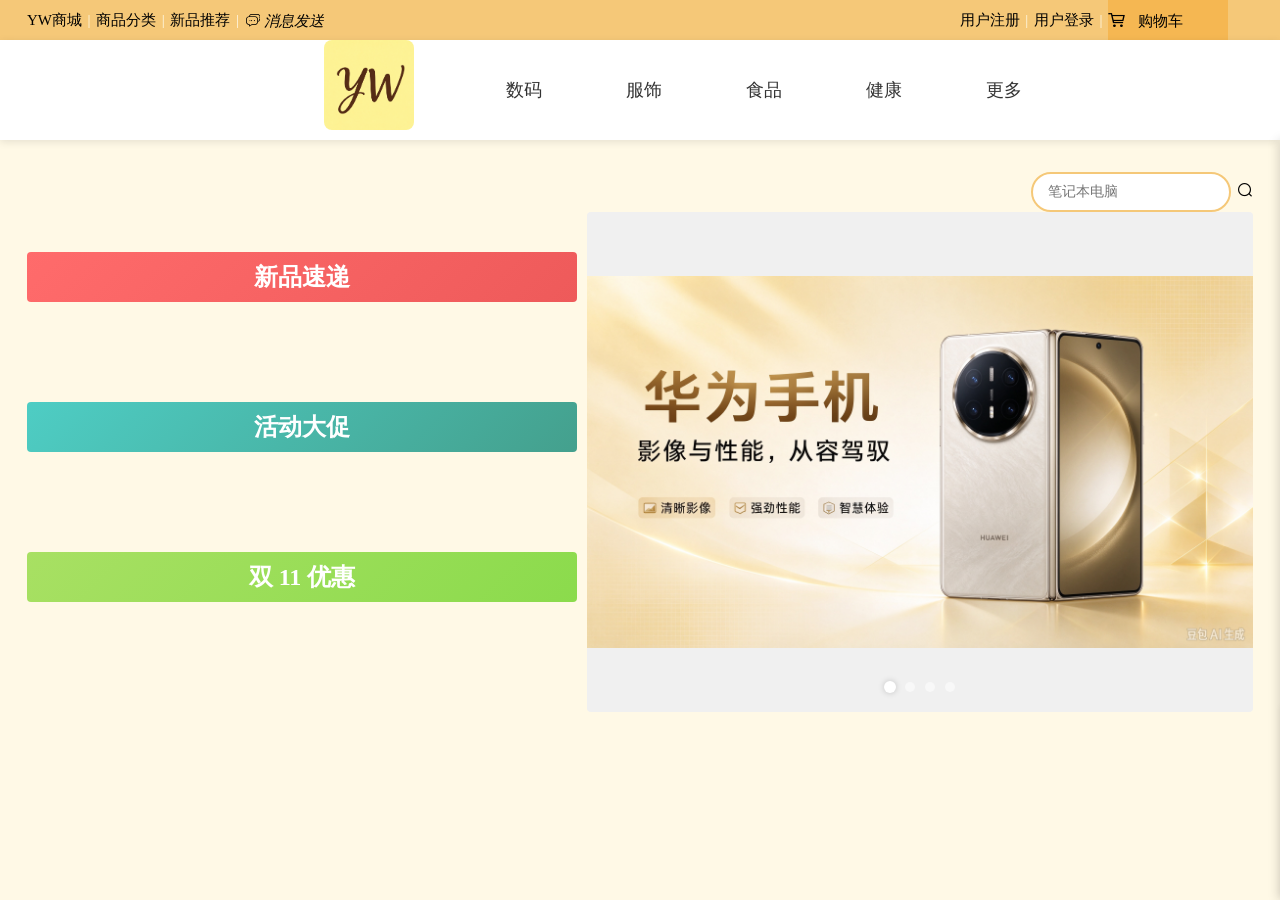
<file: 导航栏.html/index.html>
<!DOCTYPE html>
<html lang="en">
<head>
    <meta charset="UTF-8">
    <meta name="viewport" content="width=device-width, initial-scale=1.0">
    <title>YW商城</title>
   <link rel="stylesheet" href="./css/mi.css">
   <link rel="stylesheet" href="../download/icon2/iconfont.css">
   <script src="./main.js"></script>
</head>
<body>
    <!-- 导航 -->
     <div class="black_nav">
        <div class="wrap">
            <ul class="black_nav_right">
                <!--是可以点击的超链接 -->
                <li><a href="#">用户注册</a><span>|</span></li>
                <li><a href="#">用户登录</a><span>|</span></li>
                <li class="cart">
                    <!-- <a href="#">购物车</a> -->
                     <a href="#" class="cart-trigger">
                        <i class="iconfont icon-shoppingcart"></i>
                        <i>购物车</i>
                     </a>
                    <div class="shoppingcart_list">
                        <div class="sum_price">
                            <span>共减：</span>
                            <span>合计：</span>
                            <a href="../购物车/oder.html" target="_blank">
                                <span>去结算</span>
                            </a>
                        </div>
                    </div>
                </li>
            </ul>

            <ul class="black_nav_left">
                <li><a href="#">YW商城</a><span>|</span></li>
                <li><a href="#">商品分类</a><span>|</span></li>
                <li><a href="#">新品推荐</a><span>|</span></li>
                <li>
                    <a href="#">
                        <i class="iconfont icon-liaotian"></i>
                        <i>消息发送</i>
                    </a>
                    
                    <!-- <a href="#">消息发送</a> -->
                    
                </li>
            </ul>
        </div>
     </div>
     <!-- 导航 -->

    <!-- 下方白色导航栏 -->
     <div class="white_nav">
        <div class="wrap">
            <div class="logo">
                <img src="../image_data/logo.png" alt="">
            </div>
            <div class="nav_bar">
                <ul>
                    <li>
                        <a href="./good/sm_classify.html" class="nav-link" target="_blank">数码</a>
                    </li>
                    <li>
                        <a href="./good/cloth_classify.html" class="nav-link" target="_blank">服饰</a>
                    </li>
                    <li>
                        <a href="./good/food_classify.html" class="nav-link" target="_blank">食品</a>
                    </li>
                    <li><a href="#" class="nav-link">健康</a></li>
                    <li><a href="./good/good_classify.html" class="nav-link">更多</a></li>
                </ul>
            </div>
            <div class="search">
                <!-- 设置搜索框结构 -->
                <a href="../搜索框/research_classify.html" class="search-link" target="_blank">
                    <input type="text" placeholder="笔记本电脑" readonly>
                    <i class="iconfont icon-sousuo"></i>
                </a>
            </div>
        </div>
     </div>

     <!-- 下方白色导航栏 end-->

     <!-- 购物车侧边栏 start -->
     <div class="cart-overlay"></div>
     <div class="cart-sidebar">
        <div class="cart-sidebar-header">
            <span>购物车</span>
            <button class="close-btn">×</button>
        </div>
        <div class="cart-sidebar-content">
            <!-- 商品列表由 JS 动态生成 -->
        </div>
        <div class="cart-sidebar-footer">
            <div class="cart-summary">
                <div class="cart-summary-row">
                    <span>商品数量</span>
                    <span>0件</span>
                </div>
                <div class="cart-summary-row">
                    <span>运费</span>
                    <span>免运费</span>
                </div>
                <div class="cart-summary-row total">
                    <span>合计</span>
                    <span class="price">¥0</span>
                </div>
            </div>
            <a href="../购物车/oder.html" class="checkout-btn">去结算</a>
        </div>
     </div>
     <!-- 购物车侧边栏 end -->

      <!-- Banner start -->
       <div class="banner">
            <div class="slide">
                <ul>
                    <li><a href="#">新品速递</a></li>
                    <li><a href="#">活动大促</a></li>
                    <li><a href="#">双 11 优惠</a></li>
                </ul>
            </div>
            <div class="wrap carousel-container">
                <!-- 轮播图轨道 -->
                <div class="carousel-track">
                    <a href="./carousel/phone1.html"><img src="../image_data/浅黄色系商品图片生成需求 (24).png" alt="轮播图"></a>
                    <a href="./carousel/phone2.html"><img src="../image_data/浅黄色系商品图片生成需求 (25).png" alt="轮播图"></a>
                    <a href="./carousel/phone3.html"><img src="../image_data/浅黄色系商品图片生成需求 (26).png" alt="轮播图"></a>
                    <a href="./carousel/phone4.html"><img src="../image_data/浅黄色系商品图片生成需求 (27).png" alt="轮播图"></a>
                </div>
                <!-- 底部指示器小圆点 -->
                <div class="indicators">
                    <span class="active" data-index="0"></span>
                    <span data-index="1"></span>
                    <span data-index="2"></span>
                    <span data-index="3"></span>
                </div>
            </div>
        </div>
       <!-- Banner end -->
</body>
</html>
</file>
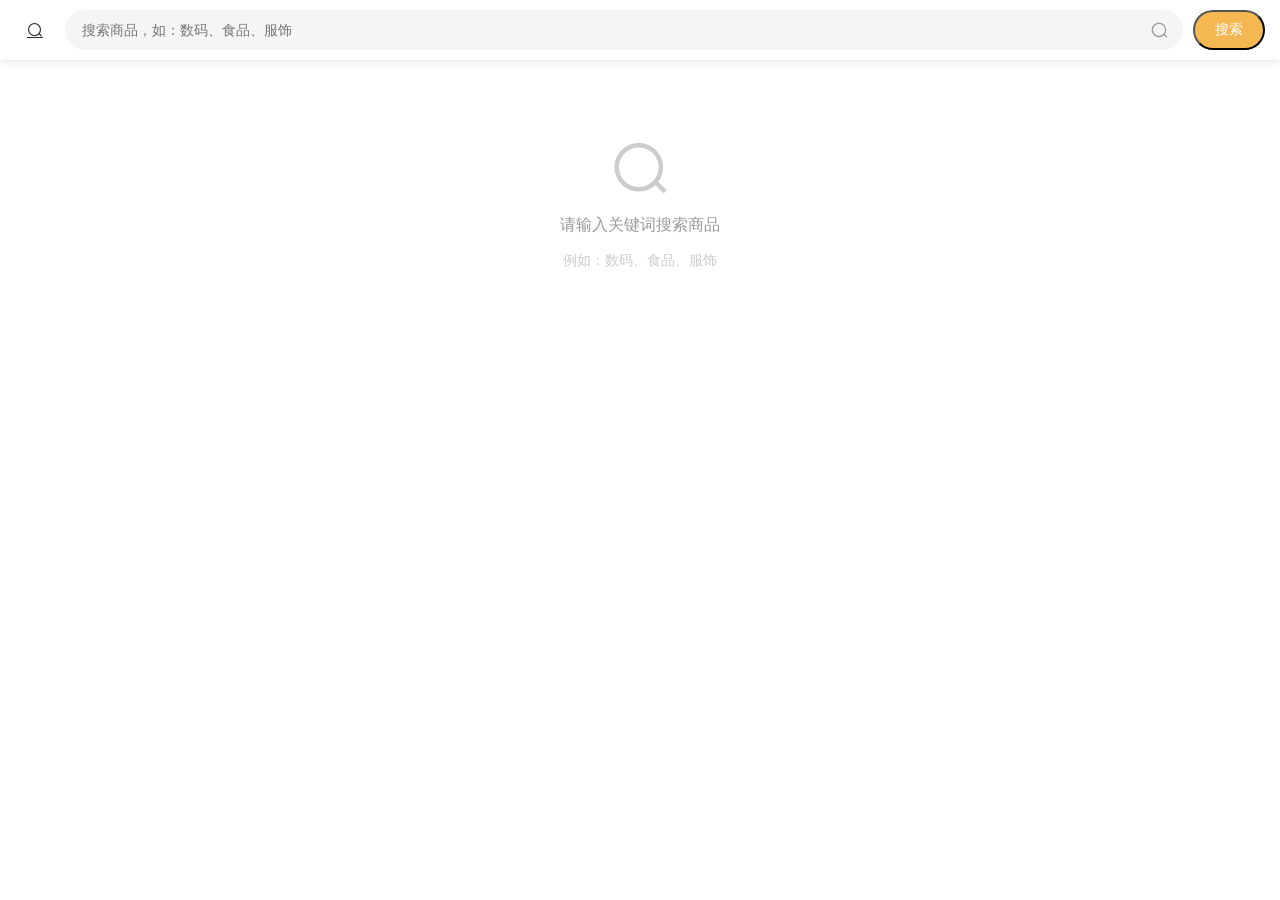
<file: 搜索框/research_classify.html>
<!DOCTYPE html>
<html lang="en">
<head>
    <meta charset="UTF-8">
    <meta name="viewport" content="width=device-width, initial-scale=1.0">
    <title>搜索 - YW商城</title>
    <link rel="stylesheet" href="../download/icon2/iconfont.css">
    <link rel="stylesheet" href="./research_classify.css">
    <script src="./research_classfy.js"></script>
</head>
<body>
    <!-- Fixed Search Header -->
    <div class="search-header">
        <a href="javascript:history.back()" class="back-btn">
            <i class="iconfont icon-sousuo"></i>
        </a>
        <div class="search-box">
            <input type="text" id="searchInput" placeholder="搜索商品，如：数码、食品、服饰" value="">
            <i class="iconfont icon-sousuo search-icon"></i>
        </div>
        <button class="search-btn" onclick="handleSearch()">搜索</button>
    </div>

    <!-- Product Container -->
    <div class="product-container">
        <!-- 搜索结果提示 -->
        <div id="searchResult" style="display: none; padding: 15px; background: #fff; margin-bottom: 10px; border-radius: 8px;">
            <p style="color: #333; font-size: 14px;">
                找到 <span id="resultCount" style="color: #f5b752; font-weight: bold;">0</span> 件与 "<span id="searchKeyword" style="color: #f5b752;"></span>" 相关的商品
            </p>
        </div>
        
        <!-- 空状态提示 -->
        <div id="emptyState" style="display: none; text-align: center; padding: 60px 20px;">
            <i class="iconfont icon-sousuo" style="font-size: 60px; color: #ccc; margin-bottom: 20px;"></i>
            <p style="color: #999; font-size: 16px;">请输入关键词搜索商品</p>
            <p style="color: #ccc; font-size: 14px; margin-top: 10px;">例如：数码、食品、服饰</p>
        </div>

        <!-- Product Grid -->
        <div class="product-grid" id="productGrid" style="display: none;">
            <!-- 商品卡片由JavaScript动态生成 -->
        </div>
    </div>
</body>
</html>
</file>
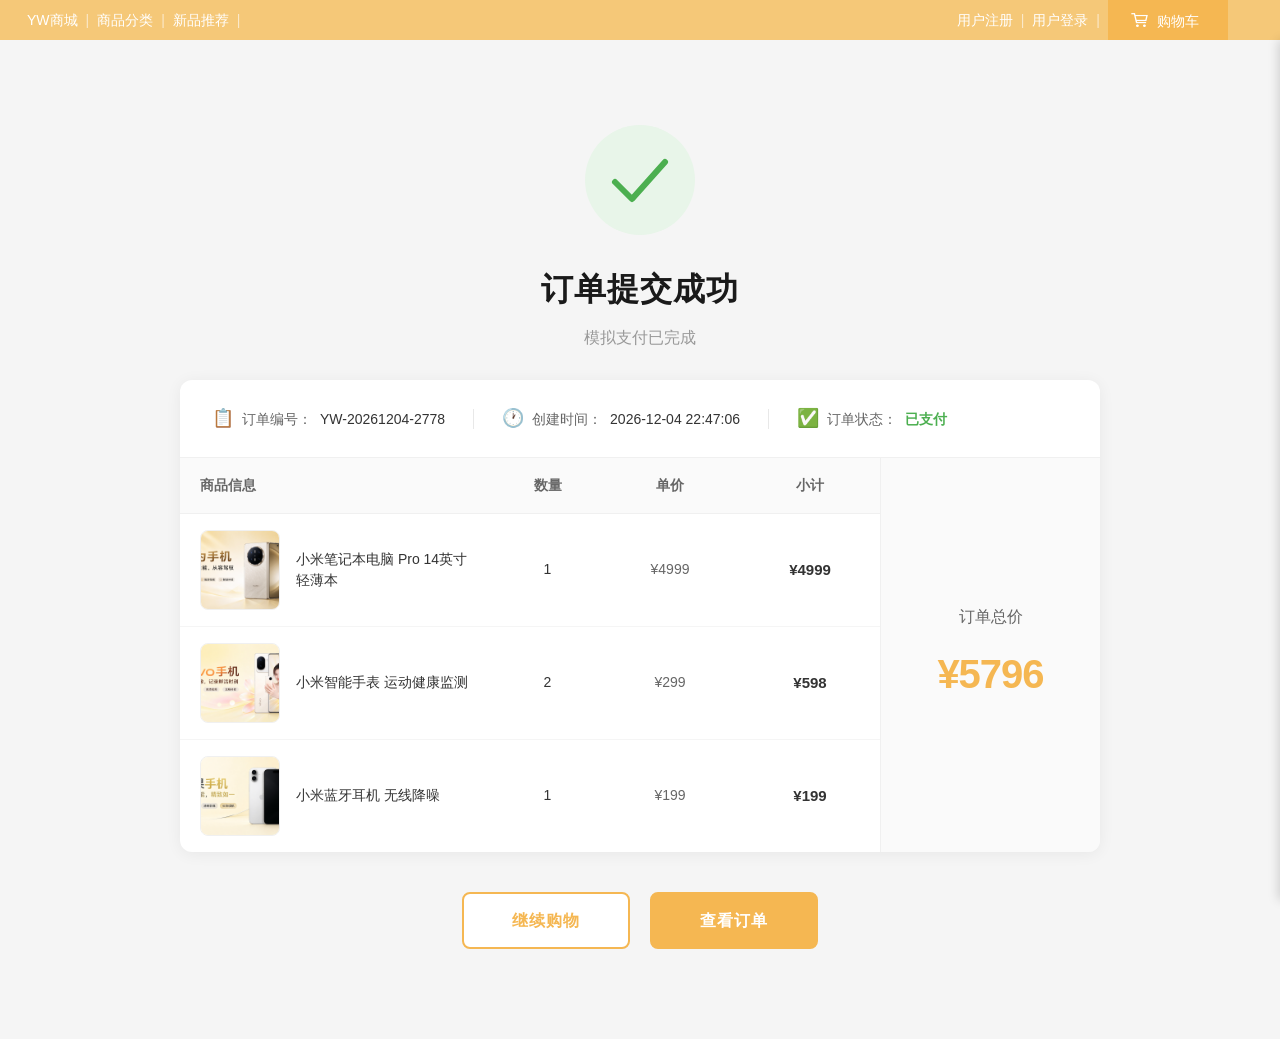
<file: 购物车/oder.html>
<!DOCTYPE html>
<html lang="zh-CN">
<head>
    <meta charset="UTF-8">
    <meta name="viewport" content="width=device-width, initial-scale=1.0">
    <title>订单确认 - YW商城</title>
    <link rel="stylesheet" href="oder.css">
    <link rel="stylesheet" href="../download/icon2/iconfont.css">
    <script src="../导航栏.html/main.js"></script>
</head>
<body>
    <!-- 顶部导航 -->
    <div class="black_nav">
        <div class="wrap">
            <ul class="black_nav_right">
                <li><a href="#">用户注册</a><span>|</span></li>
                <li><a href="#">用户登录</a><span>|</span></li>
                <li class="cart">
                    <a href="#" class="cart-trigger">
                        <i class="iconfont icon-shoppingcart"></i>
                        <i>购物车</i>
                    </a>
                </li>
            </ul>
            <ul class="black_nav_left">
                <li><a href="../导航栏.html/index.html">YW商城</a><span>|</span></li>
                <li><a href="#">商品分类</a><span>|</span></li>
                <li><a href="#">新品推荐</a><span>|</span></li>
            </ul>
        </div>
    </div>

    <!-- 订单主体内容 -->
    <div class="order-page">
        <!-- 订单成功提示 -->
        <div class="order-success-header">
            <div class="success-icon">
                <svg viewBox="0 0 120 120" width="120" height="120">
                    <circle cx="60" cy="60" r="55" fill="#e8f5e9" />
                    <path d="M35 62 L52 79 L85 42" stroke="#4caf50" stroke-width="6" fill="none" stroke-linecap="round" stroke-linejoin="round"/>
                </svg>
            </div>
            <h1 class="success-title">订单提交成功</h1>
            <p class="success-subtitle">模拟支付已完成</p>
        </div>

        <!-- 订单信息卡片 -->
        <div class="order-card">
            <!-- 订单基本信息 -->
            <div class="order-info-bar">
                <div class="order-info-item">
                    <span class="info-icon">📋</span>
                    <span class="info-label">订单编号：</span>
                    <span class="info-value" id="orderNumber">YW-20261025-0001</span>
                </div>
                <div class="order-info-divider"></div>
                <div class="order-info-item">
                    <span class="info-icon">🕐</span>
                    <span class="info-label">创建时间：</span>
                    <span class="info-value" id="orderTime">2026-10-25 11:48:00</span>
                </div>
                <div class="order-info-divider"></div>
                <div class="order-info-item">
                    <span class="info-icon">✅</span>
                    <span class="info-label">订单状态：</span>
                    <span class="info-value status-paid">已支付</span>
                </div>
            </div>

            <!-- 商品表格区域 -->
            <div class="order-products">
                <table class="product-table">
                    <thead>
                        <tr>
                            <th class="col-product">商品信息</th>
                            <th class="col-quantity">数量</th>
                            <th class="col-price">单价</th>
                            <th class="col-subtotal">小计</th>
                        </tr>
                    </thead>
                    <tbody id="productTableBody">
                        <!-- 动态生成 -->
                    </tbody>
                </table>

                <!-- 订单总价 -->
                <div class="order-total-section">
                    <div class="total-label">订单总价</div>
                    <div class="total-price" id="orderTotalPrice">¥0</div>
                </div>
            </div>
        </div>

        <!-- 操作按钮 -->
        <div class="order-actions">
            <button class="btn btn-outline" onclick="window.location.href='../导航栏.html/index.html'">
                继续购物
            </button>
            <button class="btn btn-primary" onclick="alert('订单详情功能开发中...')">
                查看订单
            </button>
        </div>
    </div>

    <!-- 购物车侧边栏 -->
    <div class="cart-overlay"></div>
    <div class="cart-sidebar">
        <div class="cart-sidebar-header">
            <span>购物车</span>
            <button class="close-btn" onclick="closeCartSidebar()">×</button>
        </div>
        <div class="cart-sidebar-content">
            <div class="empty-cart">
                <div class="empty-cart-icon">🛒</div>
                <div class="empty-cart-text">购物车已清空</div>
            </div>
        </div>
        <div class="cart-sidebar-footer">
            <div class="cart-summary">
                <div class="cart-summary-row total">
                    <span>合计</span>
                    <span class="price">¥0</span>
                </div>
            </div>
        </div>
    </div>

    <script>
        // 生成订单编号
        function generateOrderNumber() {
            var now = new Date();
            var year = now.getFullYear();
            var month = String(now.getMonth() + 1).padStart(2, '0');
            var day = String(now.getDate()).padStart(2, '0');
            var random = String(Math.floor(Math.random() * 9000) + 1000);
            return 'YW-' + year + month + day + '-' + random;
        }

        // 格式化时间
        function formatTime(date) {
            var year = date.getFullYear();
            var month = String(date.getMonth() + 1).padStart(2, '0');
            var day = String(date.getDate()).padStart(2, '0');
            var hour = String(date.getHours()).padStart(2, '0');
            var minute = String(date.getMinutes()).padStart(2, '0');
            var second = String(date.getSeconds()).padStart(2, '0');
            return year + '-' + month + '-' + day + ' ' + hour + ':' + minute + ':' + second;
        }

        // 初始化订单页面
        (function() {
            var now = new Date();

            // 设置订单编号和时间
            document.getElementById('orderNumber').textContent = generateOrderNumber();
            document.getElementById('orderTime').textContent = formatTime(now);

            // 从 localStorage 读取购物车数据
            var cart = window.getCartData ? window.getCartData() : [];

            var tbody = document.getElementById('productTableBody');
            var totalPrice = 0;

            if (cart.length === 0) {
                tbody.innerHTML = '<tr><td colspan="4" style="text-align:center;padding:40px;color:#999;">暂无订单商品</td></tr>';
            } else {
                var html = '';
                for (var i = 0; i < cart.length; i++) {
                    var item = cart[i];
                    var subtotal = item.price * item.quantity;
                    totalPrice += subtotal;

                    html += '<tr>';
                    html += '<td class="product-cell">';
                    html += '<div class="product-thumb"><img src="' + item.img + '" alt="' + item.name + '"></div>';
                    html += '<div class="product-name">' + item.name + '</div>';
                    html += '</td>';
                    html += '<td class="quantity-cell">' + item.quantity + '</td>';
                    html += '<td class="price-cell">¥' + item.price + '</td>';
                    html += '<td class="subtotal-cell">¥' + subtotal + '</td>';
                    html += '</tr>';
                }
                tbody.innerHTML = html;
            }

            document.getElementById('orderTotalPrice').textContent = '¥' + totalPrice;

            // 订单生成后清空购物车
            if (window.clearCart) {
                window.clearCart();
            }
        })();
    </script>
</body>
</html>
</file>
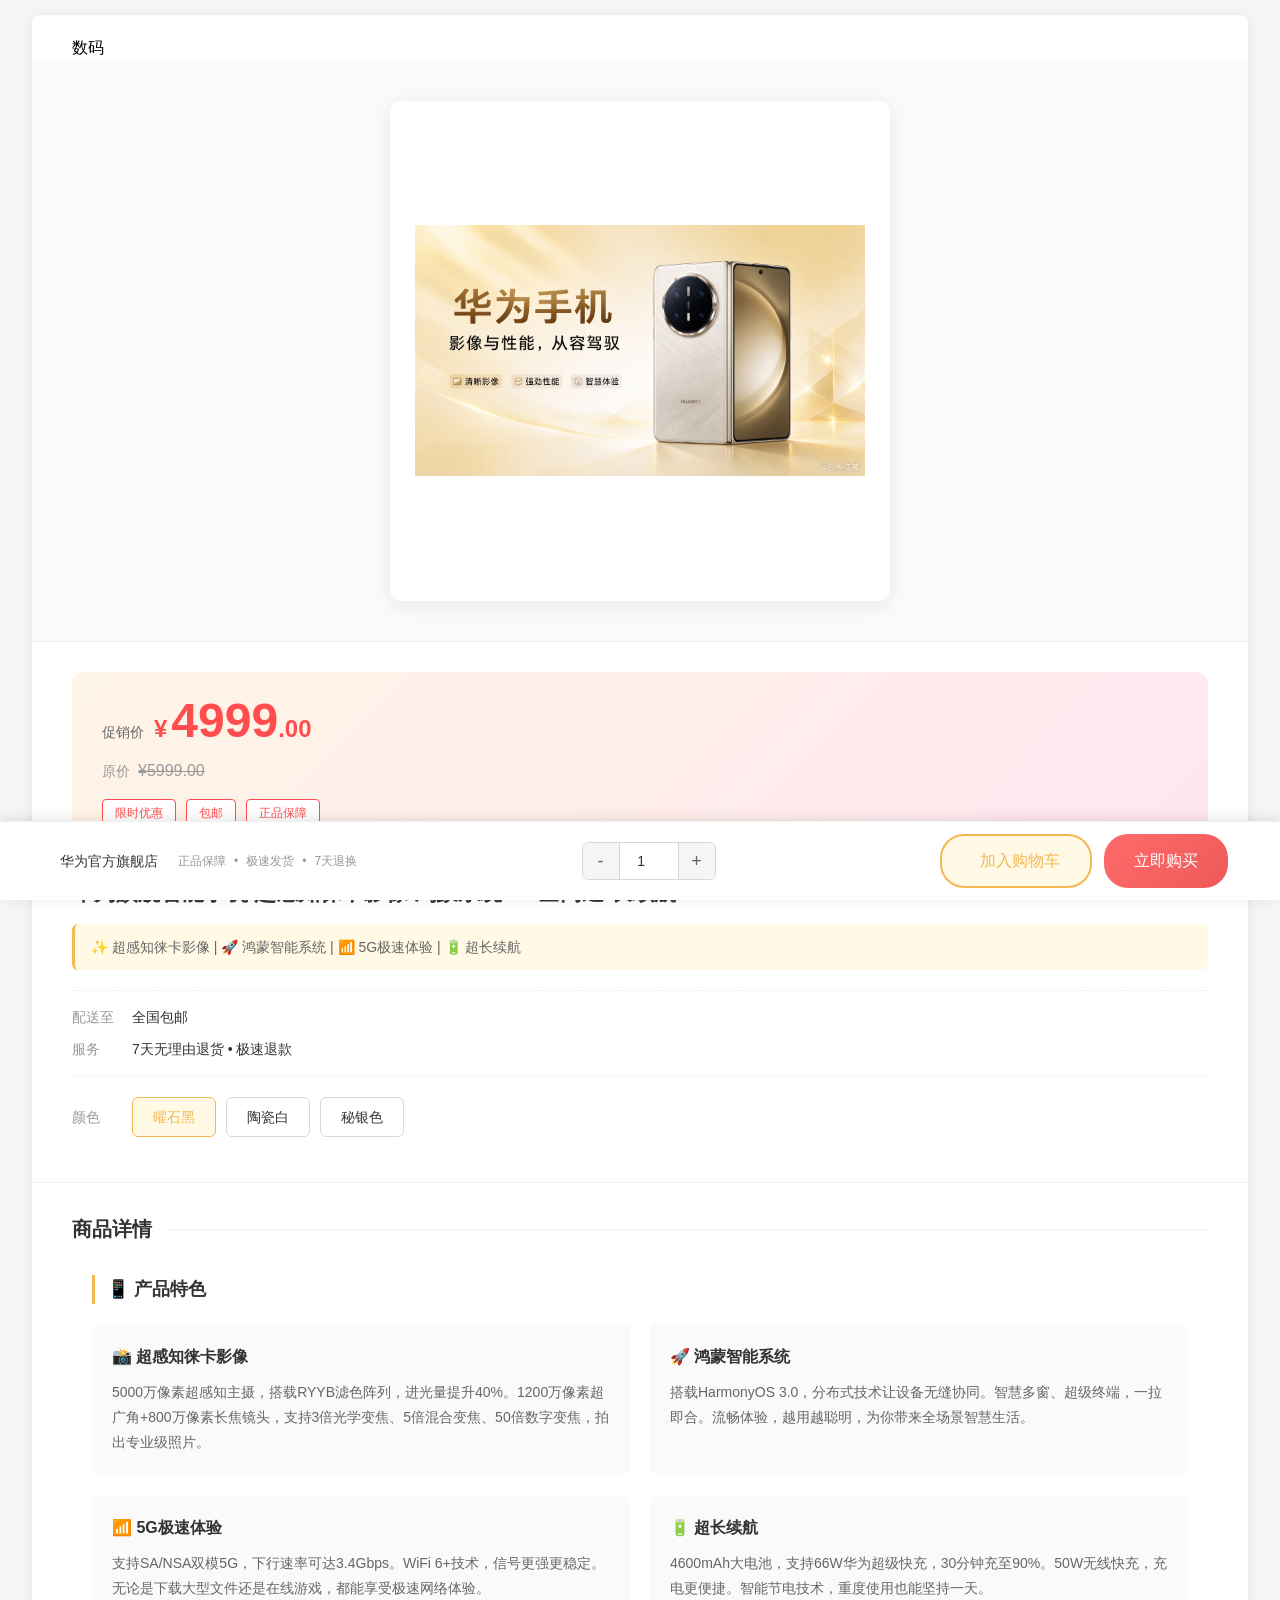
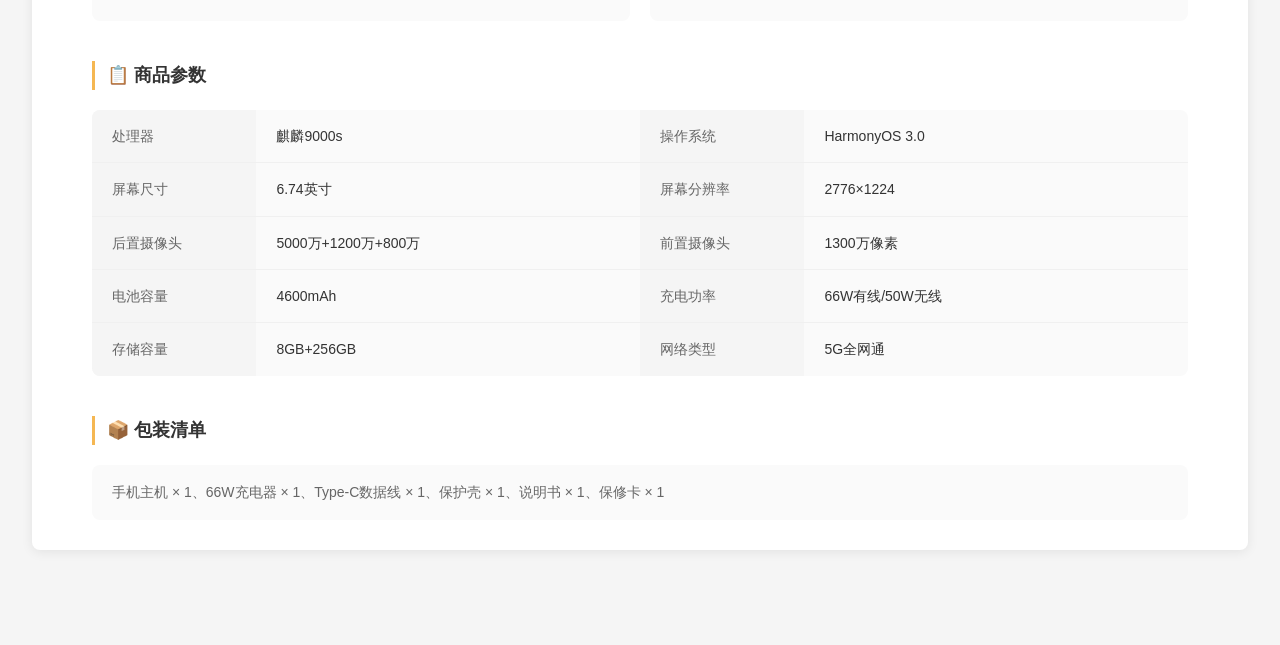
<file: 导航栏.html/carousel/phone1.html>
<!DOCTYPE html>
<html lang="en">
<head>
    <meta charset="UTF-8">
    <meta name="viewport" content="width=device-width, initial-scale=1.0">
    <title>华为手机 - 商品详情</title>
    <link rel="stylesheet" href="../good/aGood.css">
</head>
<body>
    <!-- 商品详情页面 start -->
    <div class="product-page">
        <!-- 商品标签 -->
        <div style="padding: 20px 40px 0;">
            <span class="item-tag digital" style="margin: 0;">数码</span>
        </div>
        
        <!-- 商品图片展示区 -->
        <div class="product-gallery">
            <div class="gallery-container">
                <img src="../../image_data/浅黄色系商品图片生成需求 (24).png" alt="华为手机" class="product-image">
            </div>
        </div>

        <!-- 商品信息区 -->
        <div class="product-info">
            <!-- 价格区域 -->
            <div class="price-section">
                <div class="price-container">
                    <span class="price-label">促销价</span>
                    <span class="price-symbol">¥</span>
                    <span class="price-value">4999</span>
                    <span class="price-decimal">.00</span>
                </div>
                <div class="original-price">
                    <span class="original-label">原价</span>
                    <span class="original-value">¥5999.00</span>
                </div>
                <div class="promo-tags">
                    <span class="promo-tag">限时优惠</span>
                    <span class="promo-tag">包邮</span>
                    <span class="promo-tag">正品保障</span>
                </div>
            </div>

            <!-- 商品名称 -->
            <div class="product-title">
                <h1>华为旗舰智能手机 超感知徕卡影像 鸿蒙系统 5G全网通 长续航</h1>
            </div>

            <!-- 商品卖点 -->
            <div class="product-highlights">
                <p>✨ 超感知徕卡影像 | 🚀 鸿蒙智能系统 | 📶 5G极速体验 | 🔋 超长续航</p>
            </div>

            <!-- 配送信息 -->
            <div class="delivery-info">
                <div class="delivery-item">
                    <span class="delivery-label">配送至</span>
                    <span class="delivery-value">全国包邮 <i class="iconfont icon-sousuo"></i></span>
                </div>
                <div class="delivery-item">
                    <span class="delivery-label">服务</span>
                    <span class="delivery-value">7天无理由退货 • 极速退款</span>
                </div>
            </div>

            <!-- 颜色选择 -->
            <div class="product-options">
                <div class="option-group">
                    <label class="option-label">颜色</label>
                    <div class="option-buttons">
                        <button class="option-btn active">曜石黑</button>
                        <button class="option-btn">陶瓷白</button>
                        <button class="option-btn">秘银色</button>
                    </div>
                </div>
            </div>
        </div>

        <!-- 商品详情介绍区 -->
        <div class="product-detail">
            <div class="detail-header">
                <h2>商品详情</h2>
                <div class="detail-divider"></div>
            </div>

            <div class="detail-content">
                <!-- 商品介绍 -->
                <div class="detail-section">
                    <h3 class="section-title">📱 产品特色</h3>
                    <div class="feature-list">
                        <div class="feature-item">
                            <h4>📸 超感知徕卡影像</h4>
                            <p>5000万像素超感知主摄，搭载RYYB滤色阵列，进光量提升40%。1200万像素超广角+800万像素长焦镜头，支持3倍光学变焦、5倍混合变焦、50倍数字变焦，拍出专业级照片。</p>
                        </div>
                        <div class="feature-item">
                            <h4>🚀 鸿蒙智能系统</h4>
                            <p>搭载HarmonyOS 3.0，分布式技术让设备无缝协同。智慧多窗、超级终端，一拉即合。流畅体验，越用越聪明，为你带来全场景智慧生活。</p>
                        </div>
                        <div class="feature-item">
                            <h4>📶 5G极速体验</h4>
                            <p>支持SA/NSA双模5G，下行速率可达3.4Gbps。WiFi 6+技术，信号更强更稳定。无论是下载大型文件还是在线游戏，都能享受极速网络体验。</p>
                        </div>
                        <div class="feature-item">
                            <h4>🔋 超长续航</h4>
                            <p>4600mAh大电池，支持66W华为超级快充，30分钟充至90%。50W无线快充，充电更便捷。智能节电技术，重度使用也能坚持一天。</p>
                        </div>
                    </div>
                </div>

                <!-- 商品参数 -->
                <div class="detail-section">
                    <h3 class="section-title">📋 商品参数</h3>
                    <div class="params-table">
                        <table>
                            <tbody>
                                <tr>
                                    <td class="param-label">处理器</td>
                                    <td class="param-value">麒麟9000s</td>
                                    <td class="param-label">操作系统</td>
                                    <td class="param-value">HarmonyOS 3.0</td>
                                </tr>
                                <tr>
                                    <td class="param-label">屏幕尺寸</td>
                                    <td class="param-value">6.74英寸</td>
                                    <td class="param-label">屏幕分辨率</td>
                                    <td class="param-value">2776×1224</td>
                                </tr>
                                <tr>
                                    <td class="param-label">后置摄像头</td>
                                    <td class="param-value">5000万+1200万+800万</td>
                                    <td class="param-label">前置摄像头</td>
                                    <td class="param-value">1300万像素</td>
                                </tr>
                                <tr>
                                    <td class="param-label">电池容量</td>
                                    <td class="param-value">4600mAh</td>
                                    <td class="param-label">充电功率</td>
                                    <td class="param-value">66W有线/50W无线</td>
                                </tr>
                                <tr>
                                    <td class="param-label">存储容量</td>
                                    <td class="param-value">8GB+256GB</td>
                                    <td class="param-label">网络类型</td>
                                    <td class="param-value">5G全网通</td>
                                </tr>
                            </tbody>
                        </table>
                    </div>
                </div>

                <!-- 包装清单 -->
                <div class="detail-section">
                    <h3 class="section-title">📦 包装清单</h3>
                    <div class="package-list">
                        <p>手机主机 × 1、66W充电器 × 1、Type-C数据线 × 1、保护壳 × 1、说明书 × 1、保修卡 × 1</p>
                    </div>
                </div>
            </div>
        </div>
    </div>

    <!-- 底部购物车栏 -->
    <div class="bottom-cart-bar">
        <div class="cart-bar-content">
            <!-- 左侧：店铺信息 -->
            <div class="cart-left">
                <div class="shop-info">
                    <i class="iconfont icon-shoppingcart"></i>
                    <span class="shop-name">华为官方旗舰店</span>
                </div>
                <div class="service-tags">
                    <span>正品保障</span>
                    <span>•</span>
                    <span>极速发货</span>
                    <span>•</span>
                    <span>7天退换</span>
                </div>
            </div>

            <!-- 中间：数量选择 -->
            <div class="cart-center">
                <div class="quantity-selector">
                    <button class="quantity-btn minus">-</button>
                    <input type="number" class="quantity-input" value="1" min="1" max="99">
                    <button class="quantity-btn plus">+</button>
                </div>
            </div>

            <!-- 右侧：购买按钮 -->
            <div class="cart-right">
                <button class="cart-btn add-to-cart">
                    <i class="iconfont icon-shoppingcart"></i>
                    加入购物车
                </button>
                <button class="cart-btn buy-now">
                    立即购买
                </button>
            </div>
        </div>
    </div>

    <!-- 占位元素，避免内容被底部栏遮挡 -->
    <div class="bottom-placeholder"></div>
    <!-- 商品详情页面 end -->
</body>
</html>
</file>
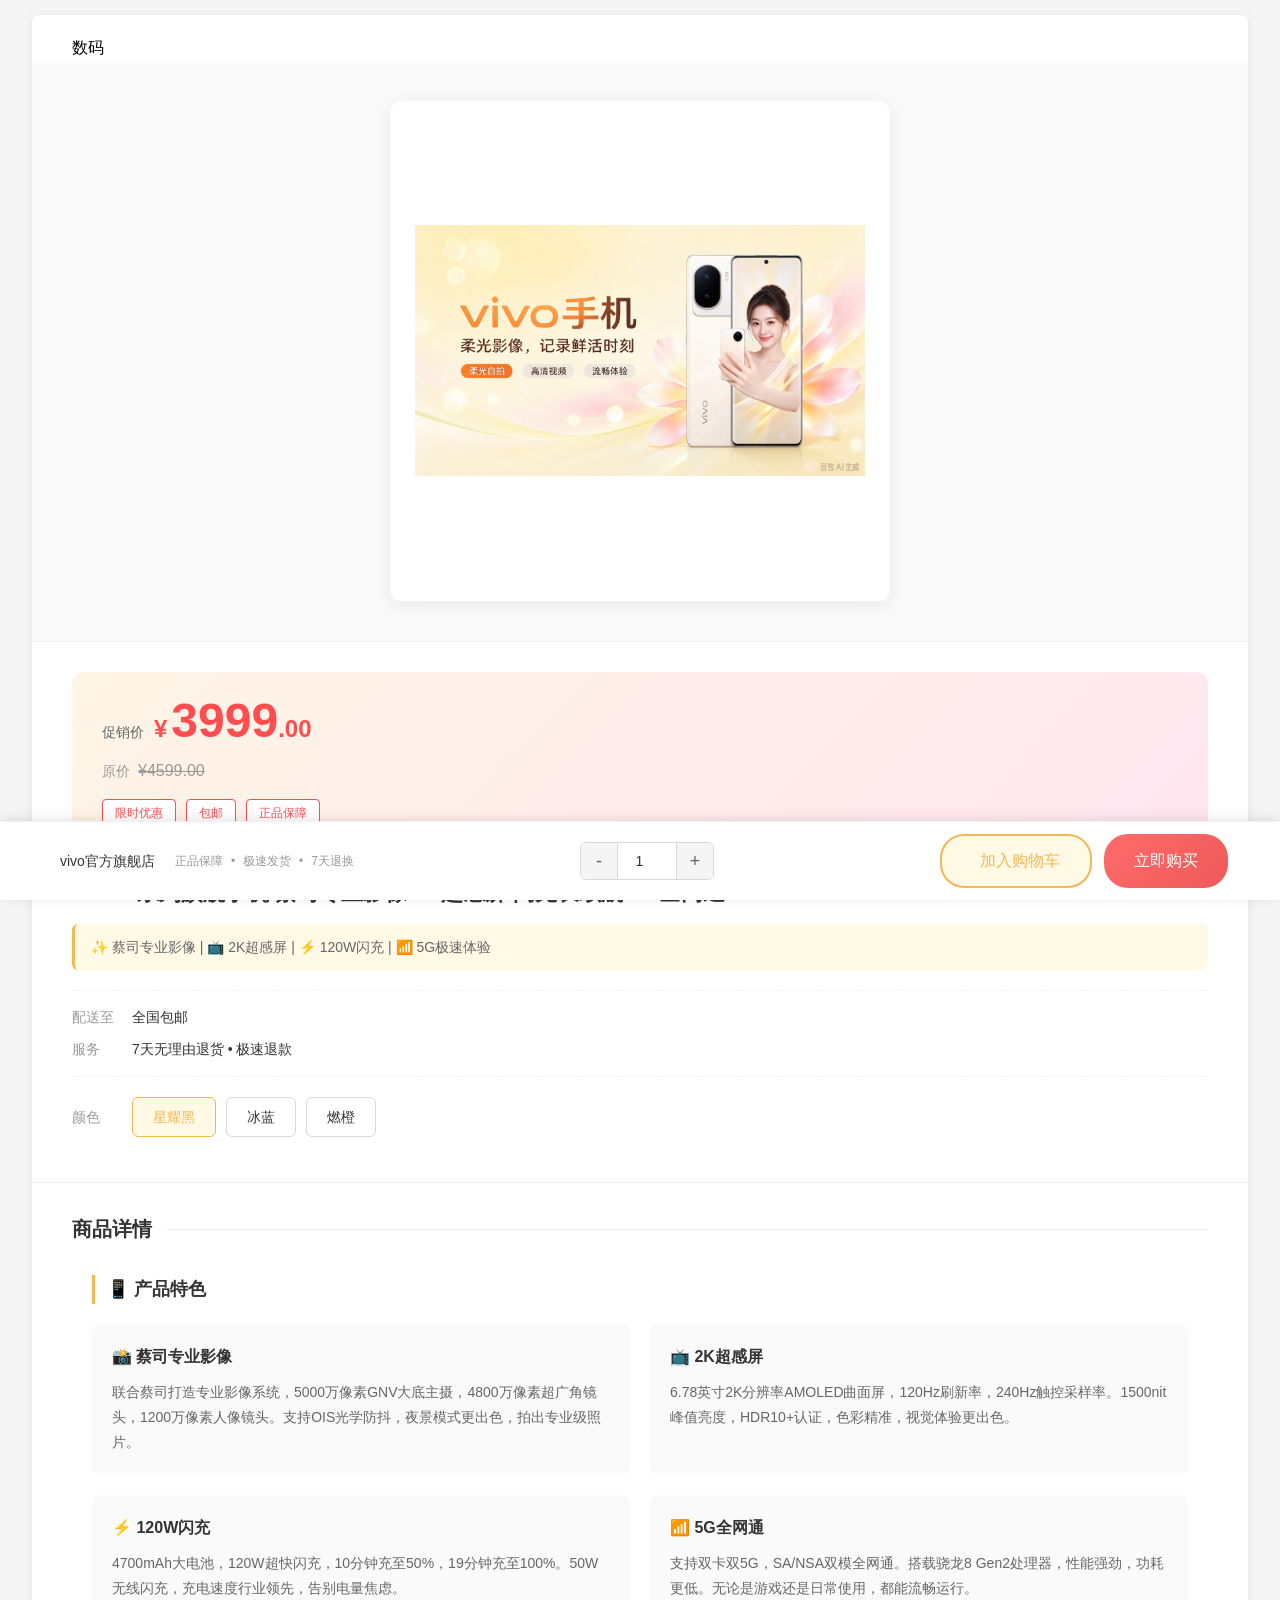
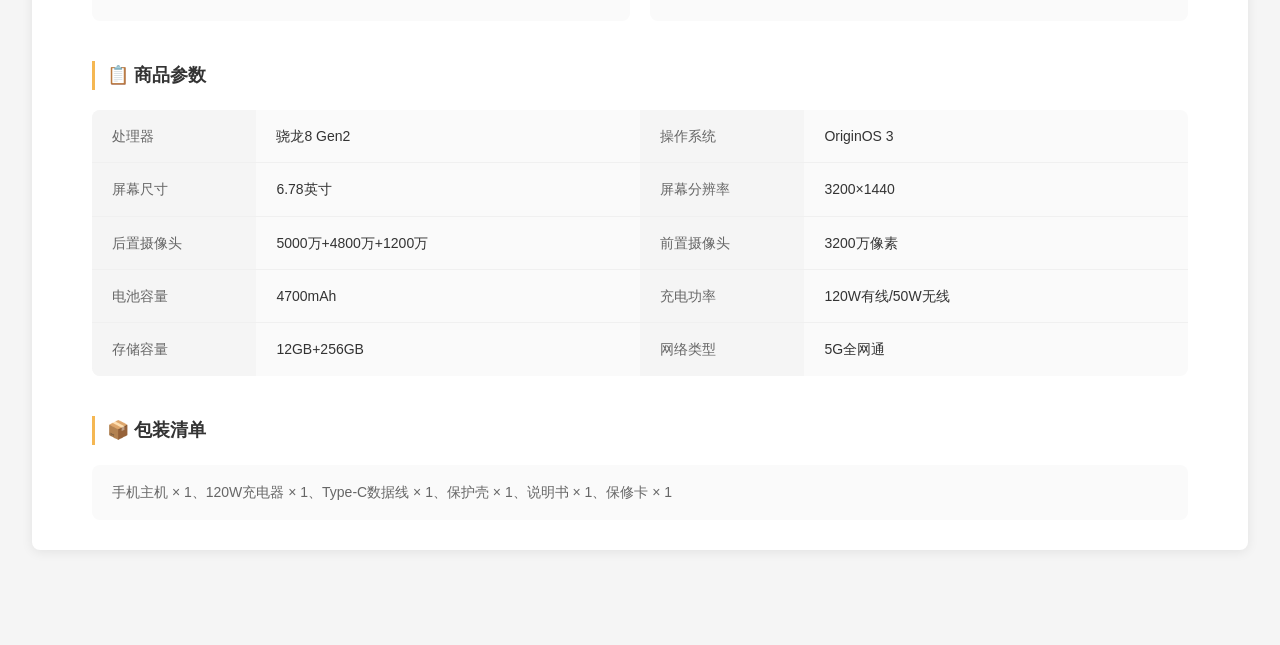
<file: 导航栏.html/carousel/phone2.html>
<!DOCTYPE html>
<html lang="en">
<head>
    <meta charset="UTF-8">
    <meta name="viewport" content="width=device-width, initial-scale=1.0">
    <title>vivo手机 - 商品详情</title>
    <link rel="stylesheet" href="../good/aGood.css">
</head>
<body>
    <!-- 商品详情页面 start -->
    <div class="product-page">
        <!-- 商品标签 -->
        <div style="padding: 20px 40px 0;">
            <span class="item-tag digital" style="margin: 0;">数码</span>
        </div>
        
        <!-- 商品图片展示区 -->
        <div class="product-gallery">
            <div class="gallery-container">
                <img src="../../image_data/浅黄色系商品图片生成需求 (25).png" alt="vivo手机" class="product-image">
            </div>
        </div>

        <!-- 商品信息区 -->
        <div class="product-info">
            <!-- 价格区域 -->
            <div class="price-section">
                <div class="price-container">
                    <span class="price-label">促销价</span>
                    <span class="price-symbol">¥</span>
                    <span class="price-value">3999</span>
                    <span class="price-decimal">.00</span>
                </div>
                <div class="original-price">
                    <span class="original-label">原价</span>
                    <span class="original-value">¥4599.00</span>
                </div>
                <div class="promo-tags">
                    <span class="promo-tag">限时优惠</span>
                    <span class="promo-tag">包邮</span>
                    <span class="promo-tag">正品保障</span>
                </div>
            </div>

            <!-- 商品名称 -->
            <div class="product-title">
                <h1>vivo X系列旗舰手机 蔡司专业影像 2K超感屏 闪充长续航 5G全网通</h1>
            </div>

            <!-- 商品卖点 -->
            <div class="product-highlights">
                <p>✨ 蔡司专业影像 | 📺 2K超感屏 | ⚡ 120W闪充 | 📶 5G极速体验</p>
            </div>

            <!-- 配送信息 -->
            <div class="delivery-info">
                <div class="delivery-item">
                    <span class="delivery-label">配送至</span>
                    <span class="delivery-value">全国包邮 <i class="iconfont icon-sousuo"></i></span>
                </div>
                <div class="delivery-item">
                    <span class="delivery-label">服务</span>
                    <span class="delivery-value">7天无理由退货 • 极速退款</span>
                </div>
            </div>

            <!-- 颜色选择 -->
            <div class="product-options">
                <div class="option-group">
                    <label class="option-label">颜色</label>
                    <div class="option-buttons">
                        <button class="option-btn active">星耀黑</button>
                        <button class="option-btn">冰蓝</button>
                        <button class="option-btn">燃橙</button>
                    </div>
                </div>
            </div>
        </div>

        <!-- 商品详情介绍区 -->
        <div class="product-detail">
            <div class="detail-header">
                <h2>商品详情</h2>
                <div class="detail-divider"></div>
            </div>

            <div class="detail-content">
                <!-- 商品介绍 -->
                <div class="detail-section">
                    <h3 class="section-title">📱 产品特色</h3>
                    <div class="feature-list">
                        <div class="feature-item">
                            <h4>📸 蔡司专业影像</h4>
                            <p>联合蔡司打造专业影像系统，5000万像素GNV大底主摄，4800万像素超广角镜头，1200万像素人像镜头。支持OIS光学防抖，夜景模式更出色，拍出专业级照片。</p>
                        </div>
                        <div class="feature-item">
                            <h4>📺 2K超感屏</h4>
                            <p>6.78英寸2K分辨率AMOLED曲面屏，120Hz刷新率，240Hz触控采样率。1500nit峰值亮度，HDR10+认证，色彩精准，视觉体验更出色。</p>
                        </div>
                        <div class="feature-item">
                            <h4>⚡ 120W闪充</h4>
                            <p>4700mAh大电池，120W超快闪充，10分钟充至50%，19分钟充至100%。50W无线闪充，充电速度行业领先，告别电量焦虑。</p>
                        </div>
                        <div class="feature-item">
                            <h4>📶 5G全网通</h4>
                            <p>支持双卡双5G，SA/NSA双模全网通。搭载骁龙8 Gen2处理器，性能强劲，功耗更低。无论是游戏还是日常使用，都能流畅运行。</p>
                        </div>
                    </div>
                </div>

                <!-- 商品参数 -->
                <div class="detail-section">
                    <h3 class="section-title">📋 商品参数</h3>
                    <div class="params-table">
                        <table>
                            <tbody>
                                <tr>
                                    <td class="param-label">处理器</td>
                                    <td class="param-value">骁龙8 Gen2</td>
                                    <td class="param-label">操作系统</td>
                                    <td class="param-value">OriginOS 3</td>
                                </tr>
                                <tr>
                                    <td class="param-label">屏幕尺寸</td>
                                    <td class="param-value">6.78英寸</td>
                                    <td class="param-label">屏幕分辨率</td>
                                    <td class="param-value">3200×1440</td>
                                </tr>
                                <tr>
                                    <td class="param-label">后置摄像头</td>
                                    <td class="param-value">5000万+4800万+1200万</td>
                                    <td class="param-label">前置摄像头</td>
                                    <td class="param-value">3200万像素</td>
                                </tr>
                                <tr>
                                    <td class="param-label">电池容量</td>
                                    <td class="param-value">4700mAh</td>
                                    <td class="param-label">充电功率</td>
                                    <td class="param-value">120W有线/50W无线</td>
                                </tr>
                                <tr>
                                    <td class="param-label">存储容量</td>
                                    <td class="param-value">12GB+256GB</td>
                                    <td class="param-label">网络类型</td>
                                    <td class="param-value">5G全网通</td>
                                </tr>
                            </tbody>
                        </table>
                    </div>
                </div>

                <!-- 包装清单 -->
                <div class="detail-section">
                    <h3 class="section-title">📦 包装清单</h3>
                    <div class="package-list">
                        <p>手机主机 × 1、120W充电器 × 1、Type-C数据线 × 1、保护壳 × 1、说明书 × 1、保修卡 × 1</p>
                    </div>
                </div>
            </div>
        </div>
    </div>

    <!-- 底部购物车栏 -->
    <div class="bottom-cart-bar">
        <div class="cart-bar-content">
            <!-- 左侧：店铺信息 -->
            <div class="cart-left">
                <div class="shop-info">
                    <i class="iconfont icon-shoppingcart"></i>
                    <span class="shop-name">vivo官方旗舰店</span>
                </div>
                <div class="service-tags">
                    <span>正品保障</span>
                    <span>•</span>
                    <span>极速发货</span>
                    <span>•</span>
                    <span>7天退换</span>
                </div>
            </div>

            <!-- 中间：数量选择 -->
            <div class="cart-center">
                <div class="quantity-selector">
                    <button class="quantity-btn minus">-</button>
                    <input type="number" class="quantity-input" value="1" min="1" max="99">
                    <button class="quantity-btn plus">+</button>
                </div>
            </div>

            <!-- 右侧：购买按钮 -->
            <div class="cart-right">
                <button class="cart-btn add-to-cart">
                    <i class="iconfont icon-shoppingcart"></i>
                    加入购物车
                </button>
                <button class="cart-btn buy-now">
                    立即购买
                </button>
            </div>
        </div>
    </div>

    <!-- 占位元素，避免内容被底部栏遮挡 -->
    <div class="bottom-placeholder"></div>
    <!-- 商品详情页面 end -->
</body>
</html>
</file>
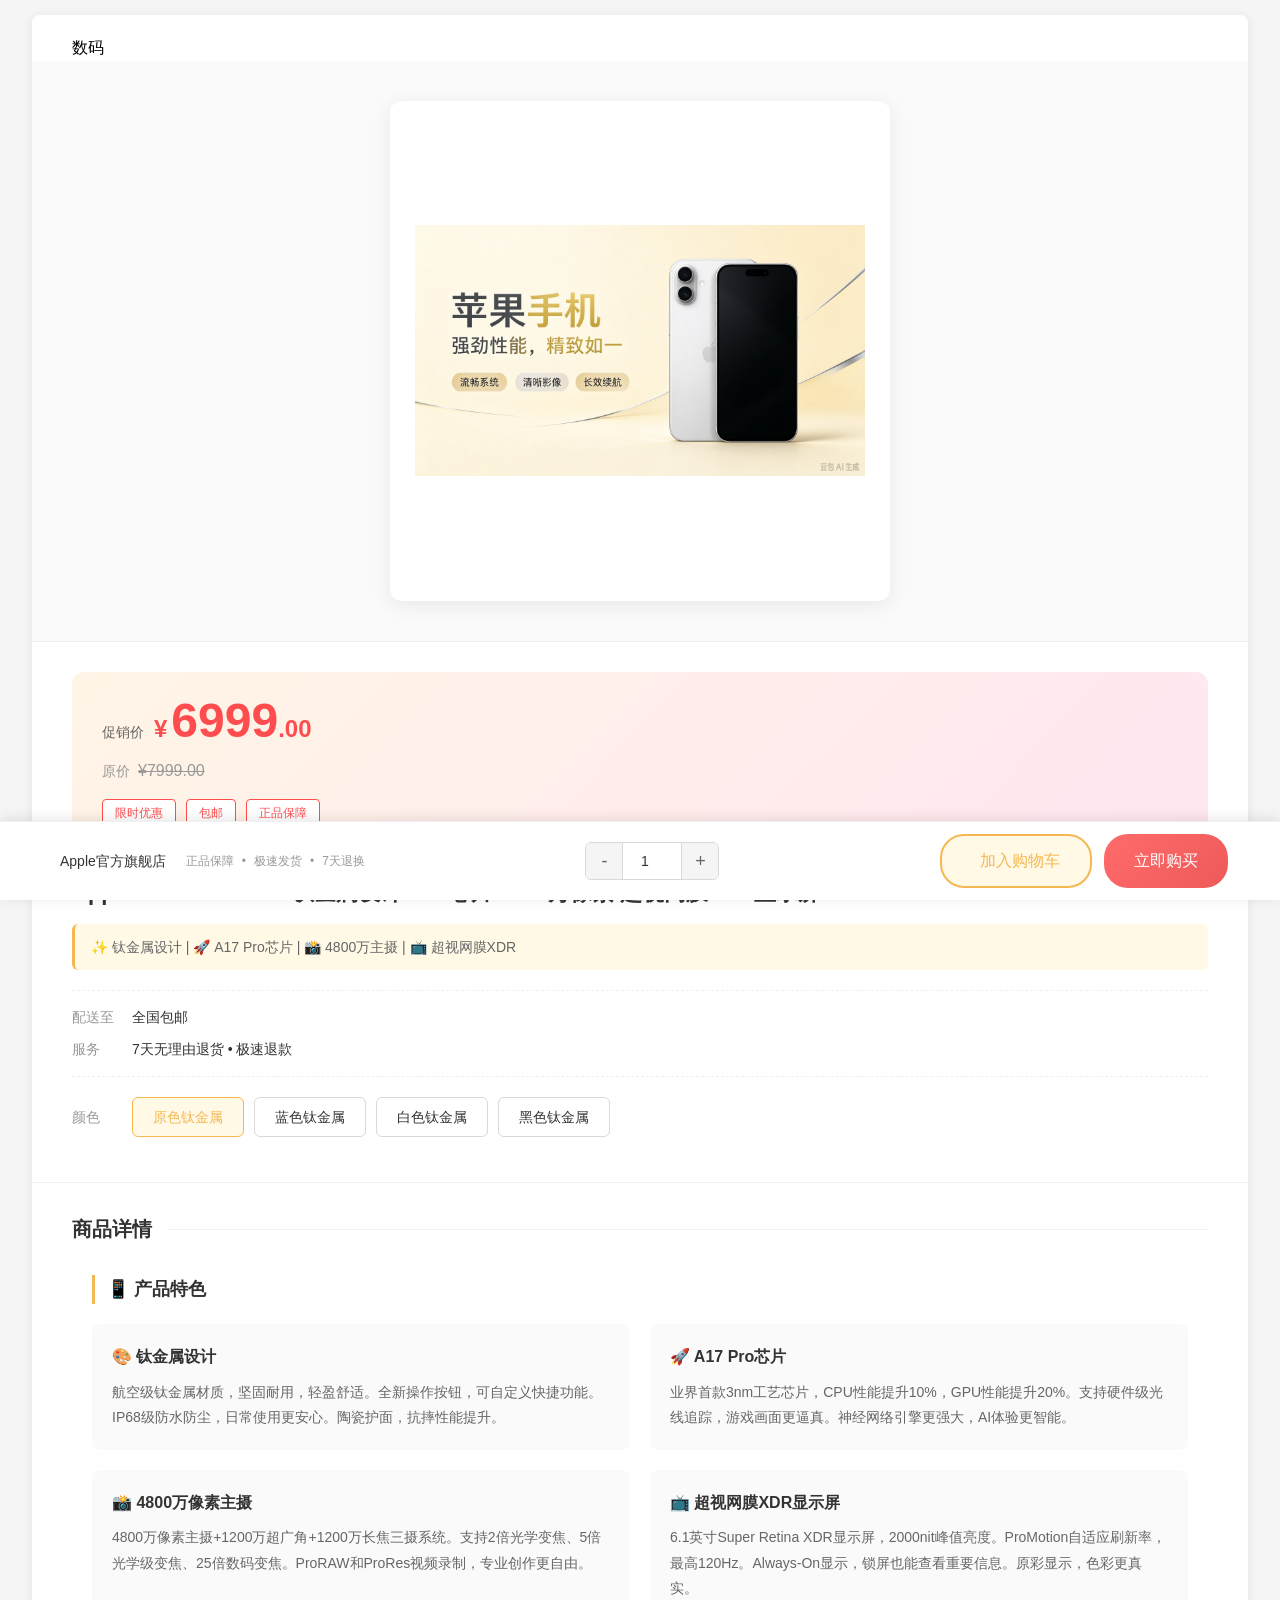
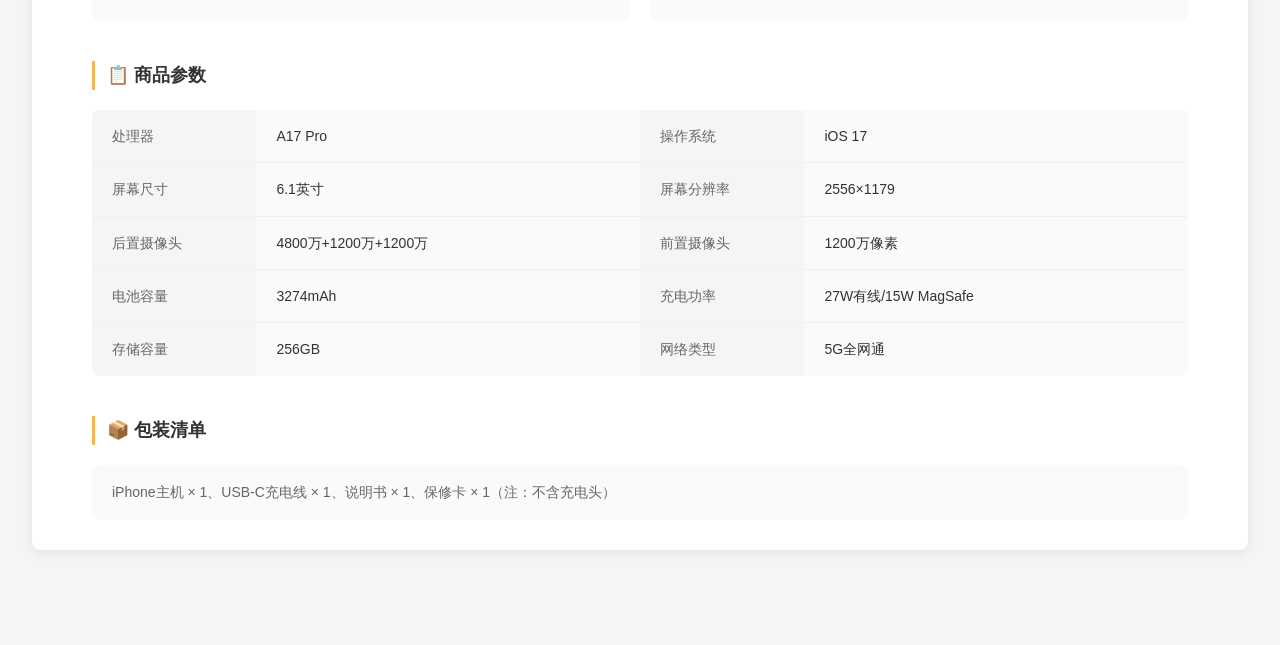
<file: 导航栏.html/carousel/phone3.html>
<!DOCTYPE html>
<html lang="en">
<head>
    <meta charset="UTF-8">
    <meta name="viewport" content="width=device-width, initial-scale=1.0">
    <title>苹果手机 - 商品详情</title>
    <link rel="stylesheet" href="../good/aGood.css">
</head>
<body>
    <!-- 商品详情页面 start -->
    <div class="product-page">
        <!-- 商品标签 -->
        <div style="padding: 20px 40px 0;">
            <span class="item-tag digital" style="margin: 0;">数码</span>
        </div>
        
        <!-- 商品图片展示区 -->
        <div class="product-gallery">
            <div class="gallery-container">
                <img src="../../image_data/浅黄色系商品图片生成需求 (26).png" alt="苹果手机" class="product-image">
            </div>
        </div>

        <!-- 商品信息区 -->
        <div class="product-info">
            <!-- 价格区域 -->
            <div class="price-section">
                <div class="price-container">
                    <span class="price-label">促销价</span>
                    <span class="price-symbol">¥</span>
                    <span class="price-value">6999</span>
                    <span class="price-decimal">.00</span>
                </div>
                <div class="original-price">
                    <span class="original-label">原价</span>
                    <span class="original-value">¥7999.00</span>
                </div>
                <div class="promo-tags">
                    <span class="promo-tag">限时优惠</span>
                    <span class="promo-tag">包邮</span>
                    <span class="promo-tag">正品保障</span>
                </div>
            </div>

            <!-- 商品名称 -->
            <div class="product-title">
                <h1>Apple iPhone 15 Pro 钛金属设计 A17芯片 4800万像素 超视网膜XDR显示屏</h1>
            </div>

            <!-- 商品卖点 -->
            <div class="product-highlights">
                <p>✨ 钛金属设计 | 🚀 A17 Pro芯片 | 📸 4800万主摄 | 📺 超视网膜XDR</p>
            </div>

            <!-- 配送信息 -->
            <div class="delivery-info">
                <div class="delivery-item">
                    <span class="delivery-label">配送至</span>
                    <span class="delivery-value">全国包邮 <i class="iconfont icon-sousuo"></i></span>
                </div>
                <div class="delivery-item">
                    <span class="delivery-label">服务</span>
                    <span class="delivery-value">7天无理由退货 • 极速退款</span>
                </div>
            </div>

            <!-- 颜色选择 -->
            <div class="product-options">
                <div class="option-group">
                    <label class="option-label">颜色</label>
                    <div class="option-buttons">
                        <button class="option-btn active">原色钛金属</button>
                        <button class="option-btn">蓝色钛金属</button>
                        <button class="option-btn">白色钛金属</button>
                        <button class="option-btn">黑色钛金属</button>
                    </div>
                </div>
            </div>
        </div>

        <!-- 商品详情介绍区 -->
        <div class="product-detail">
            <div class="detail-header">
                <h2>商品详情</h2>
                <div class="detail-divider"></div>
            </div>

            <div class="detail-content">
                <!-- 商品介绍 -->
                <div class="detail-section">
                    <h3 class="section-title">📱 产品特色</h3>
                    <div class="feature-list">
                        <div class="feature-item">
                            <h4>🎨 钛金属设计</h4>
                            <p>航空级钛金属材质，坚固耐用，轻盈舒适。全新操作按钮，可自定义快捷功能。IP68级防水防尘，日常使用更安心。陶瓷护面，抗摔性能提升。</p>
                        </div>
                        <div class="feature-item">
                            <h4>🚀 A17 Pro芯片</h4>
                            <p>业界首款3nm工艺芯片，CPU性能提升10%，GPU性能提升20%。支持硬件级光线追踪，游戏画面更逼真。神经网络引擎更强大，AI体验更智能。</p>
                        </div>
                        <div class="feature-item">
                            <h4>📸 4800万像素主摄</h4>
                            <p>4800万像素主摄+1200万超广角+1200万长焦三摄系统。支持2倍光学变焦、5倍光学级变焦、25倍数码变焦。ProRAW和ProRes视频录制，专业创作更自由。</p>
                        </div>
                        <div class="feature-item">
                            <h4>📺 超视网膜XDR显示屏</h4>
                            <p>6.1英寸Super Retina XDR显示屏，2000nit峰值亮度。ProMotion自适应刷新率，最高120Hz。Always-On显示，锁屏也能查看重要信息。原彩显示，色彩更真实。</p>
                        </div>
                    </div>
                </div>

                <!-- 商品参数 -->
                <div class="detail-section">
                    <h3 class="section-title">📋 商品参数</h3>
                    <div class="params-table">
                        <table>
                            <tbody>
                                <tr>
                                    <td class="param-label">处理器</td>
                                    <td class="param-value">A17 Pro</td>
                                    <td class="param-label">操作系统</td>
                                    <td class="param-value">iOS 17</td>
                                </tr>
                                <tr>
                                    <td class="param-label">屏幕尺寸</td>
                                    <td class="param-value">6.1英寸</td>
                                    <td class="param-label">屏幕分辨率</td>
                                    <td class="param-value">2556×1179</td>
                                </tr>
                                <tr>
                                    <td class="param-label">后置摄像头</td>
                                    <td class="param-value">4800万+1200万+1200万</td>
                                    <td class="param-label">前置摄像头</td>
                                    <td class="param-value">1200万像素</td>
                                </tr>
                                <tr>
                                    <td class="param-label">电池容量</td>
                                    <td class="param-value">3274mAh</td>
                                    <td class="param-label">充电功率</td>
                                    <td class="param-value">27W有线/15W MagSafe</td>
                                </tr>
                                <tr>
                                    <td class="param-label">存储容量</td>
                                    <td class="param-value">256GB</td>
                                    <td class="param-label">网络类型</td>
                                    <td class="param-value">5G全网通</td>
                                </tr>
                            </tbody>
                        </table>
                    </div>
                </div>

                <!-- 包装清单 -->
                <div class="detail-section">
                    <h3 class="section-title">📦 包装清单</h3>
                    <div class="package-list">
                        <p>iPhone主机 × 1、USB-C充电线 × 1、说明书 × 1、保修卡 × 1（注：不含充电头）</p>
                    </div>
                </div>
            </div>
        </div>
    </div>

    <!-- 底部购物车栏 -->
    <div class="bottom-cart-bar">
        <div class="cart-bar-content">
            <!-- 左侧：店铺信息 -->
            <div class="cart-left">
                <div class="shop-info">
                    <i class="iconfont icon-shoppingcart"></i>
                    <span class="shop-name">Apple官方旗舰店</span>
                </div>
                <div class="service-tags">
                    <span>正品保障</span>
                    <span>•</span>
                    <span>极速发货</span>
                    <span>•</span>
                    <span>7天退换</span>
                </div>
            </div>

            <!-- 中间：数量选择 -->
            <div class="cart-center">
                <div class="quantity-selector">
                    <button class="quantity-btn minus">-</button>
                    <input type="number" class="quantity-input" value="1" min="1" max="99">
                    <button class="quantity-btn plus">+</button>
                </div>
            </div>

            <!-- 右侧：购买按钮 -->
            <div class="cart-right">
                <button class="cart-btn add-to-cart">
                    <i class="iconfont icon-shoppingcart"></i>
                    加入购物车
                </button>
                <button class="cart-btn buy-now">
                    立即购买
                </button>
            </div>
        </div>
    </div>

    <!-- 占位元素，避免内容被底部栏遮挡 -->
    <div class="bottom-placeholder"></div>
    <!-- 商品详情页面 end -->
</body>
</html>
</file>
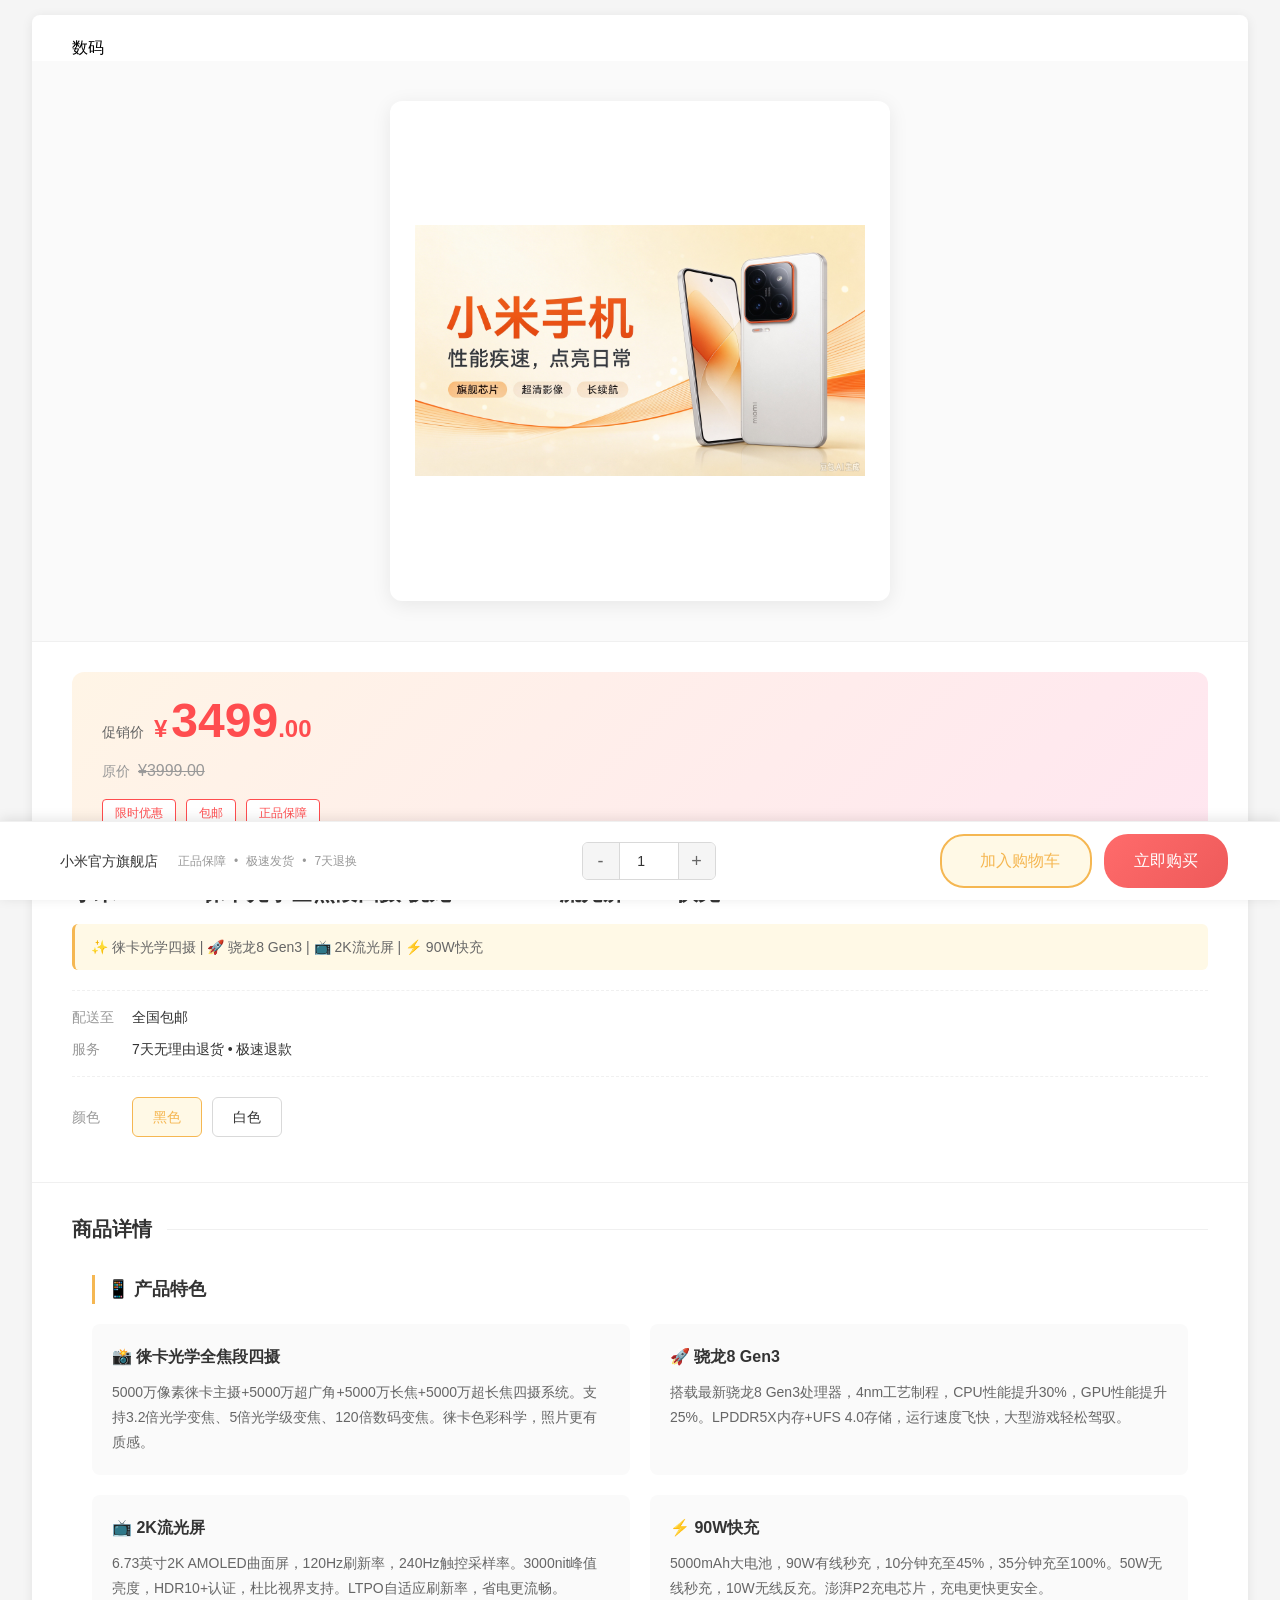
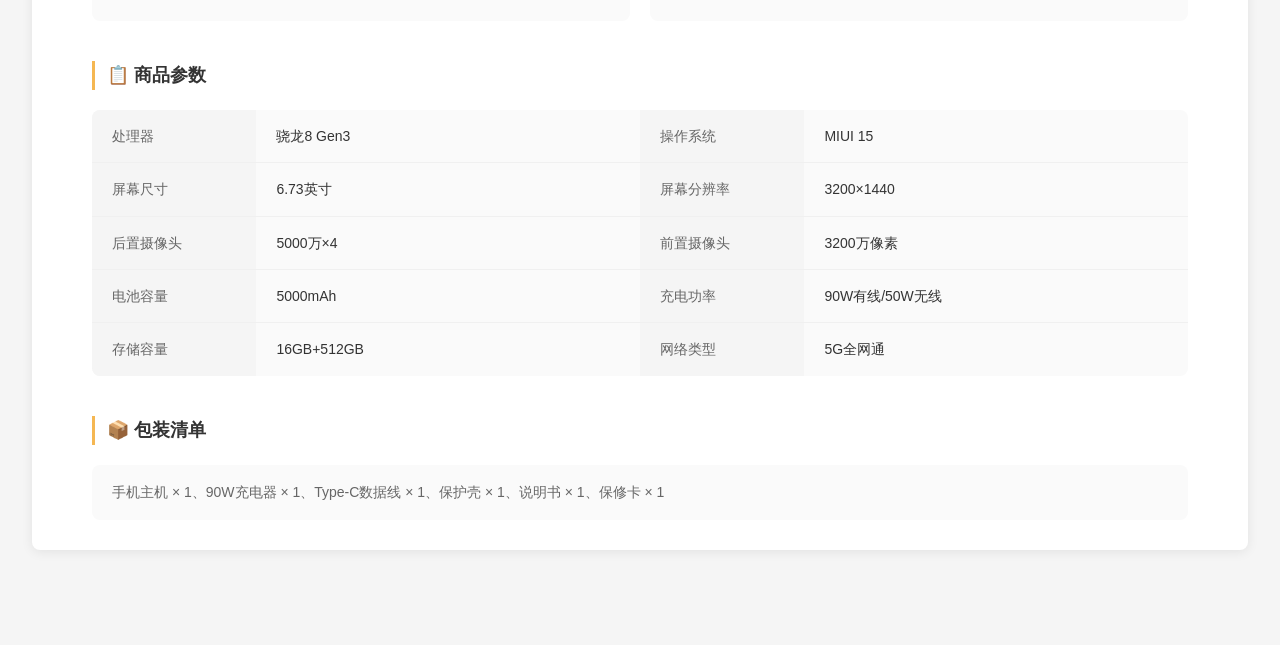
<file: 导航栏.html/carousel/phone4.html>
<!DOCTYPE html>
<html lang="en">
<head>
    <meta charset="UTF-8">
    <meta name="viewport" content="width=device-width, initial-scale=1.0">
    <title>小米手机 - 商品详情</title>
    <link rel="stylesheet" href="../good/aGood.css">
</head>
<body>
    <!-- 商品详情页面 start -->
    <div class="product-page">
        <!-- 商品标签 -->
        <div style="padding: 20px 40px 0;">
            <span class="item-tag digital" style="margin: 0;">数码</span>
        </div>
        
        <!-- 商品图片展示区 -->
        <div class="product-gallery">
            <div class="gallery-container">
                <img src="../../image_data/浅黄色系商品图片生成需求 (27).png" alt="小米手机" class="product-image">
            </div>
        </div>

        <!-- 商品信息区 -->
        <div class="product-info">
            <!-- 价格区域 -->
            <div class="price-section">
                <div class="price-container">
                    <span class="price-label">促销价</span>
                    <span class="price-symbol">¥</span>
                    <span class="price-value">3499</span>
                    <span class="price-decimal">.00</span>
                </div>
                <div class="original-price">
                    <span class="original-label">原价</span>
                    <span class="original-value">¥3999.00</span>
                </div>
                <div class="promo-tags">
                    <span class="promo-tag">限时优惠</span>
                    <span class="promo-tag">包邮</span>
                    <span class="promo-tag">正品保障</span>
                </div>
            </div>

            <!-- 商品名称 -->
            <div class="product-title">
                <h1>小米14 Ultra 徕卡光学全焦段四摄 骁龙8 Gen3 2K流光屏 90W快充</h1>
            </div>

            <!-- 商品卖点 -->
            <div class="product-highlights">
                <p>✨ 徕卡光学四摄 | 🚀 骁龙8 Gen3 | 📺 2K流光屏 | ⚡ 90W快充</p>
            </div>

            <!-- 配送信息 -->
            <div class="delivery-info">
                <div class="delivery-item">
                    <span class="delivery-label">配送至</span>
                    <span class="delivery-value">全国包邮 <i class="iconfont icon-sousuo"></i></span>
                </div>
                <div class="delivery-item">
                    <span class="delivery-label">服务</span>
                    <span class="delivery-value">7天无理由退货 • 极速退款</span>
                </div>
            </div>

            <!-- 颜色选择 -->
            <div class="product-options">
                <div class="option-group">
                    <label class="option-label">颜色</label>
                    <div class="option-buttons">
                        <button class="option-btn active">黑色</button>
                        <button class="option-btn">白色</button>
                    </div>
                </div>
            </div>
        </div>

        <!-- 商品详情介绍区 -->
        <div class="product-detail">
            <div class="detail-header">
                <h2>商品详情</h2>
                <div class="detail-divider"></div>
            </div>

            <div class="detail-content">
                <!-- 商品介绍 -->
                <div class="detail-section">
                    <h3 class="section-title">📱 产品特色</h3>
                    <div class="feature-list">
                        <div class="feature-item">
                            <h4>📸 徕卡光学全焦段四摄</h4>
                            <p>5000万像素徕卡主摄+5000万超广角+5000万长焦+5000万超长焦四摄系统。支持3.2倍光学变焦、5倍光学级变焦、120倍数码变焦。徕卡色彩科学，照片更有质感。</p>
                        </div>
                        <div class="feature-item">
                            <h4>🚀 骁龙8 Gen3</h4>
                            <p>搭载最新骁龙8 Gen3处理器，4nm工艺制程，CPU性能提升30%，GPU性能提升25%。LPDDR5X内存+UFS 4.0存储，运行速度飞快，大型游戏轻松驾驭。</p>
                        </div>
                        <div class="feature-item">
                            <h4>📺 2K流光屏</h4>
                            <p>6.73英寸2K AMOLED曲面屏，120Hz刷新率，240Hz触控采样率。3000nit峰值亮度，HDR10+认证，杜比视界支持。LTPO自适应刷新率，省电更流畅。</p>
                        </div>
                        <div class="feature-item">
                            <h4>⚡ 90W快充</h4>
                            <p>5000mAh大电池，90W有线秒充，10分钟充至45%，35分钟充至100%。50W无线秒充，10W无线反充。澎湃P2充电芯片，充电更快更安全。</p>
                        </div>
                    </div>
                </div>

                <!-- 商品参数 -->
                <div class="detail-section">
                    <h3 class="section-title">📋 商品参数</h3>
                    <div class="params-table">
                        <table>
                            <tbody>
                                <tr>
                                    <td class="param-label">处理器</td>
                                    <td class="param-value">骁龙8 Gen3</td>
                                    <td class="param-label">操作系统</td>
                                    <td class="param-value">MIUI 15</td>
                                </tr>
                                <tr>
                                    <td class="param-label">屏幕尺寸</td>
                                    <td class="param-value">6.73英寸</td>
                                    <td class="param-label">屏幕分辨率</td>
                                    <td class="param-value">3200×1440</td>
                                </tr>
                                <tr>
                                    <td class="param-label">后置摄像头</td>
                                    <td class="param-value">5000万×4</td>
                                    <td class="param-label">前置摄像头</td>
                                    <td class="param-value">3200万像素</td>
                                </tr>
                                <tr>
                                    <td class="param-label">电池容量</td>
                                    <td class="param-value">5000mAh</td>
                                    <td class="param-label">充电功率</td>
                                    <td class="param-value">90W有线/50W无线</td>
                                </tr>
                                <tr>
                                    <td class="param-label">存储容量</td>
                                    <td class="param-value">16GB+512GB</td>
                                    <td class="param-label">网络类型</td>
                                    <td class="param-value">5G全网通</td>
                                </tr>
                            </tbody>
                        </table>
                    </div>
                </div>

                <!-- 包装清单 -->
                <div class="detail-section">
                    <h3 class="section-title">📦 包装清单</h3>
                    <div class="package-list">
                        <p>手机主机 × 1、90W充电器 × 1、Type-C数据线 × 1、保护壳 × 1、说明书 × 1、保修卡 × 1</p>
                    </div>
                </div>
            </div>
        </div>
    </div>

    <!-- 底部购物车栏 -->
    <div class="bottom-cart-bar">
        <div class="cart-bar-content">
            <!-- 左侧：店铺信息 -->
            <div class="cart-left">
                <div class="shop-info">
                    <i class="iconfont icon-shoppingcart"></i>
                    <span class="shop-name">小米官方旗舰店</span>
                </div>
                <div class="service-tags">
                    <span>正品保障</span>
                    <span>•</span>
                    <span>极速发货</span>
                    <span>•</span>
                    <span>7天退换</span>
                </div>
            </div>

            <!-- 中间：数量选择 -->
            <div class="cart-center">
                <div class="quantity-selector">
                    <button class="quantity-btn minus">-</button>
                    <input type="number" class="quantity-input" value="1" min="1" max="99">
                    <button class="quantity-btn plus">+</button>
                </div>
            </div>

            <!-- 右侧：购买按钮 -->
            <div class="cart-right">
                <button class="cart-btn add-to-cart">
                    <i class="iconfont icon-shoppingcart"></i>
                    加入购物车
                </button>
                <button class="cart-btn buy-now">
                    立即购买
                </button>
            </div>
        </div>
    </div>

    <!-- 占位元素，避免内容被底部栏遮挡 -->
    <div class="bottom-placeholder"></div>
    <!-- 商品详情页面 end -->
</body>
</html>
</file>
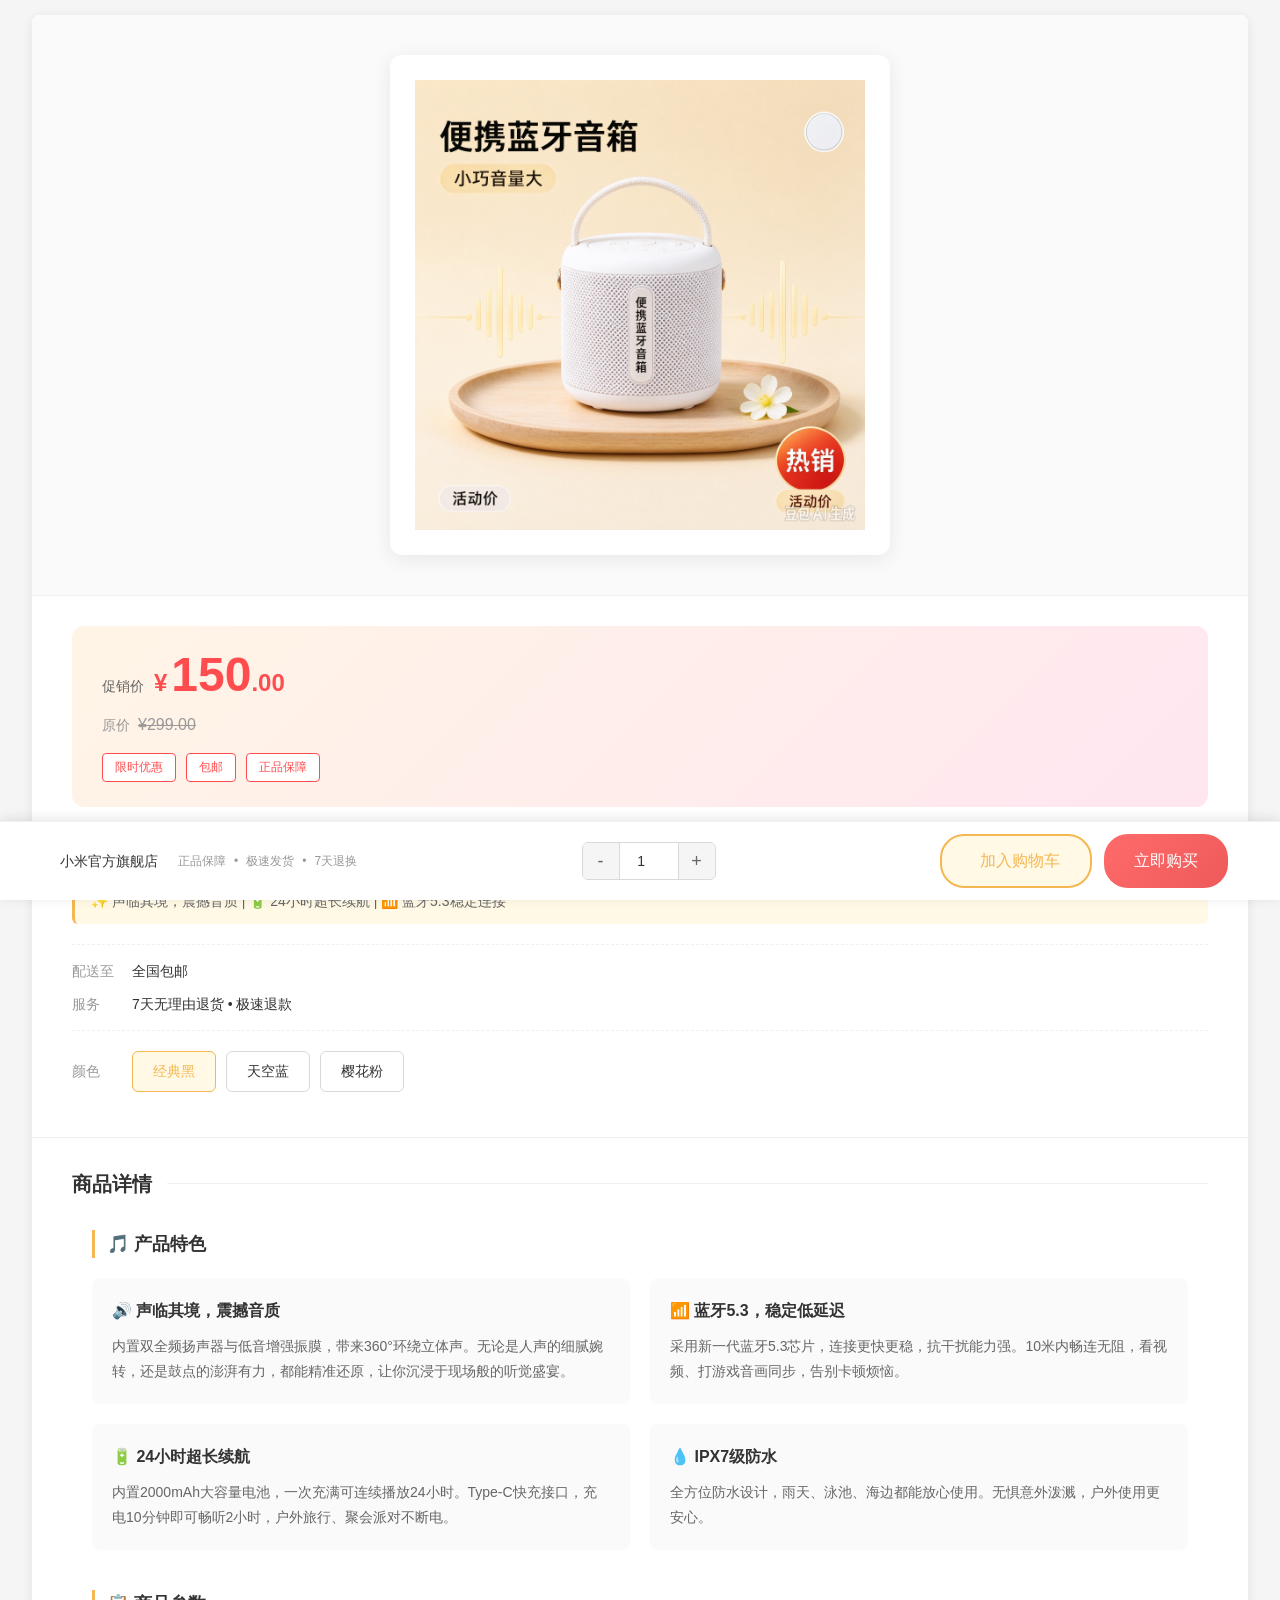
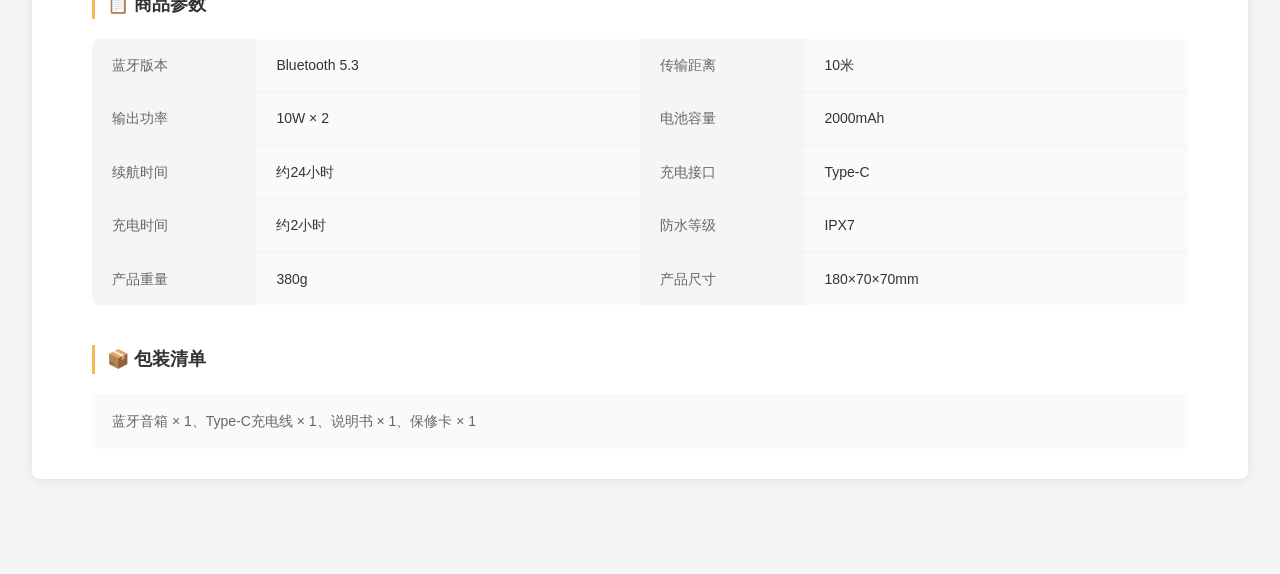
<file: 导航栏.html/good/aGood.html>
<!DOCTYPE html>
<html lang="en">
<head>
    <meta charset="UTF-8">
    <meta name="viewport" content="width=device-width, initial-scale=1.0">
    <title>蓝牙音箱 - 商品详情</title>
    <link rel="stylesheet" href="./aGood.css">
    <script src="#"></script>
</head>
<body>
    <!-- 商品详情页面 start -->
    <div class="product-page">
        <!-- 商品图片展示区 -->
        <div class="product-gallery">
            <div class="gallery-container">
                <img src="../../image_data/bluebox.png" alt="蓝牙音箱" class="product-image">
            </div>
        </div>

        <!-- 商品信息区 -->
        <div class="product-info">
            <!-- 价格区域 -->
            <div class="price-section">
                <div class="price-container">
                    <span class="price-label">促销价</span>
                    <span class="price-symbol">¥</span>
                    <span class="price-value">150</span>
                    <span class="price-decimal">.00</span>
                </div>
                <div class="original-price">
                    <span class="original-label">原价</span>
                    <span class="original-value">¥299.00</span>
                </div>
                <div class="promo-tags">
                    <span class="promo-tag">限时优惠</span>
                    <span class="promo-tag">包邮</span>
                    <span class="promo-tag">正品保障</span>
                </div>
            </div>

            <!-- 商品名称 -->
            <div class="product-title">
                <h1>便携式蓝牙音箱 无线音响 户外防水 超长续航24小时 高音质立体声</h1>
            </div>

            <!-- 商品卖点 -->
            <div class="product-highlights">
                <p>✨ 声临其境，震撼音质 | 🔋 24小时超长续航 | 📶 蓝牙5.3稳定连接</p>
            </div>

            <!-- 配送信息 -->
            <div class="delivery-info">
                <div class="delivery-item">
                    <span class="delivery-label">配送至</span>
                    <span class="delivery-value">全国包邮 <i class="iconfont icon-sousuo"></i></span>
                </div>
                <div class="delivery-item">
                    <span class="delivery-label">服务</span>
                    <span class="delivery-value">7天无理由退货 • 极速退款</span>
                </div>
            </div>

            <!-- 颜色选择 -->
            <div class="product-options">
                <div class="option-group">
                    <label class="option-label">颜色</label>
                    <div class="option-buttons">
                        <button class="option-btn active">经典黑</button>
                        <button class="option-btn">天空蓝</button>
                        <button class="option-btn">樱花粉</button>
                    </div>
                </div>
            </div>
        </div>

        <!-- 商品详情介绍区 -->
        <div class="product-detail">
            <div class="detail-header">
                <h2>商品详情</h2>
                <div class="detail-divider"></div>
            </div>

            <div class="detail-content">
                <!-- 商品介绍 -->
                <div class="detail-section">
                    <h3 class="section-title">🎵 产品特色</h3>
                    <div class="feature-list">
                        <div class="feature-item">
                            <h4>🔊 声临其境，震撼音质</h4>
                            <p>内置双全频扬声器与低音增强振膜，带来360°环绕立体声。无论是人声的细腻婉转，还是鼓点的澎湃有力，都能精准还原，让你沉浸于现场般的听觉盛宴。</p>
                        </div>
                        <div class="feature-item">
                            <h4>📶 蓝牙5.3，稳定低延迟</h4>
                            <p>采用新一代蓝牙5.3芯片，连接更快更稳，抗干扰能力强。10米内畅连无阻，看视频、打游戏音画同步，告别卡顿烦恼。</p>
                        </div>
                        <div class="feature-item">
                            <h4>🔋 24小时超长续航</h4>
                            <p>内置2000mAh大容量电池，一次充满可连续播放24小时。Type-C快充接口，充电10分钟即可畅听2小时，户外旅行、聚会派对不断电。</p>
                        </div>
                        <div class="feature-item">
                            <h4>💧 IPX7级防水</h4>
                            <p>全方位防水设计，雨天、泳池、海边都能放心使用。无惧意外泼溅，户外使用更安心。</p>
                        </div>
                    </div>
                </div>

                <!-- 商品参数 -->
                <div class="detail-section">
                    <h3 class="section-title">📋 商品参数</h3>
                    <div class="params-table">
                        <table>
                            <tbody>
                                <tr>
                                    <td class="param-label">蓝牙版本</td>
                                    <td class="param-value">Bluetooth 5.3</td>
                                    <td class="param-label">传输距离</td>
                                    <td class="param-value">10米</td>
                                </tr>
                                <tr>
                                    <td class="param-label">输出功率</td>
                                    <td class="param-value">10W × 2</td>
                                    <td class="param-label">电池容量</td>
                                    <td class="param-value">2000mAh</td>
                                </tr>
                                <tr>
                                    <td class="param-label">续航时间</td>
                                    <td class="param-value">约24小时</td>
                                    <td class="param-label">充电接口</td>
                                    <td class="param-value">Type-C</td>
                                </tr>
                                <tr>
                                    <td class="param-label">充电时间</td>
                                    <td class="param-value">约2小时</td>
                                    <td class="param-label">防水等级</td>
                                    <td class="param-value">IPX7</td>
                                </tr>
                                <tr>
                                    <td class="param-label">产品重量</td>
                                    <td class="param-value">380g</td>
                                    <td class="param-label">产品尺寸</td>
                                    <td class="param-value">180×70×70mm</td>
                                </tr>
                            </tbody>
                        </table>
                    </div>
                </div>

                <!-- 包装清单 -->
                <div class="detail-section">
                    <h3 class="section-title">📦 包装清单</h3>
                    <div class="package-list">
                        <p>蓝牙音箱 × 1、Type-C充电线 × 1、说明书 × 1、保修卡 × 1</p>
                    </div>
                </div>
            </div>
        </div>
    </div>

    <!-- 底部购物车栏 -->
    <div class="bottom-cart-bar">
        <div class="cart-bar-content">
            <!-- 左侧：店铺信息 -->
            <div class="cart-left">
                <div class="shop-info">
                    <i class="iconfont icon-shoppingcart"></i>
                    <span class="shop-name">小米官方旗舰店</span>
                </div>
                <div class="service-tags">
                    <span>正品保障</span>
                    <span>•</span>
                    <span>极速发货</span>
                    <span>•</span>
                    <span>7天退换</span>
                </div>
            </div>

            <!-- 中间：数量选择 -->
            <div class="cart-center">
                <div class="quantity-selector">
                    <button class="quantity-btn minus">-</button>
                    <input type="number" class="quantity-input" value="1" min="1" max="99">
                    <button class="quantity-btn plus">+</button>
                </div>
            </div>

            <!-- 右侧：购买按钮 -->
            <div class="cart-right">
                <button class="cart-btn add-to-cart">
                    <i class="iconfont icon-shoppingcart"></i>
                    加入购物车
                </button>
                <button class="cart-btn buy-now">
                    立即购买
                </button>
            </div>
        </div>
    </div>

    <!-- 占位元素，避免内容被底部栏遮挡 -->
    <div class="bottom-placeholder"></div>
    <!-- 商品详情页面 end -->
</body>
</html>
</file>
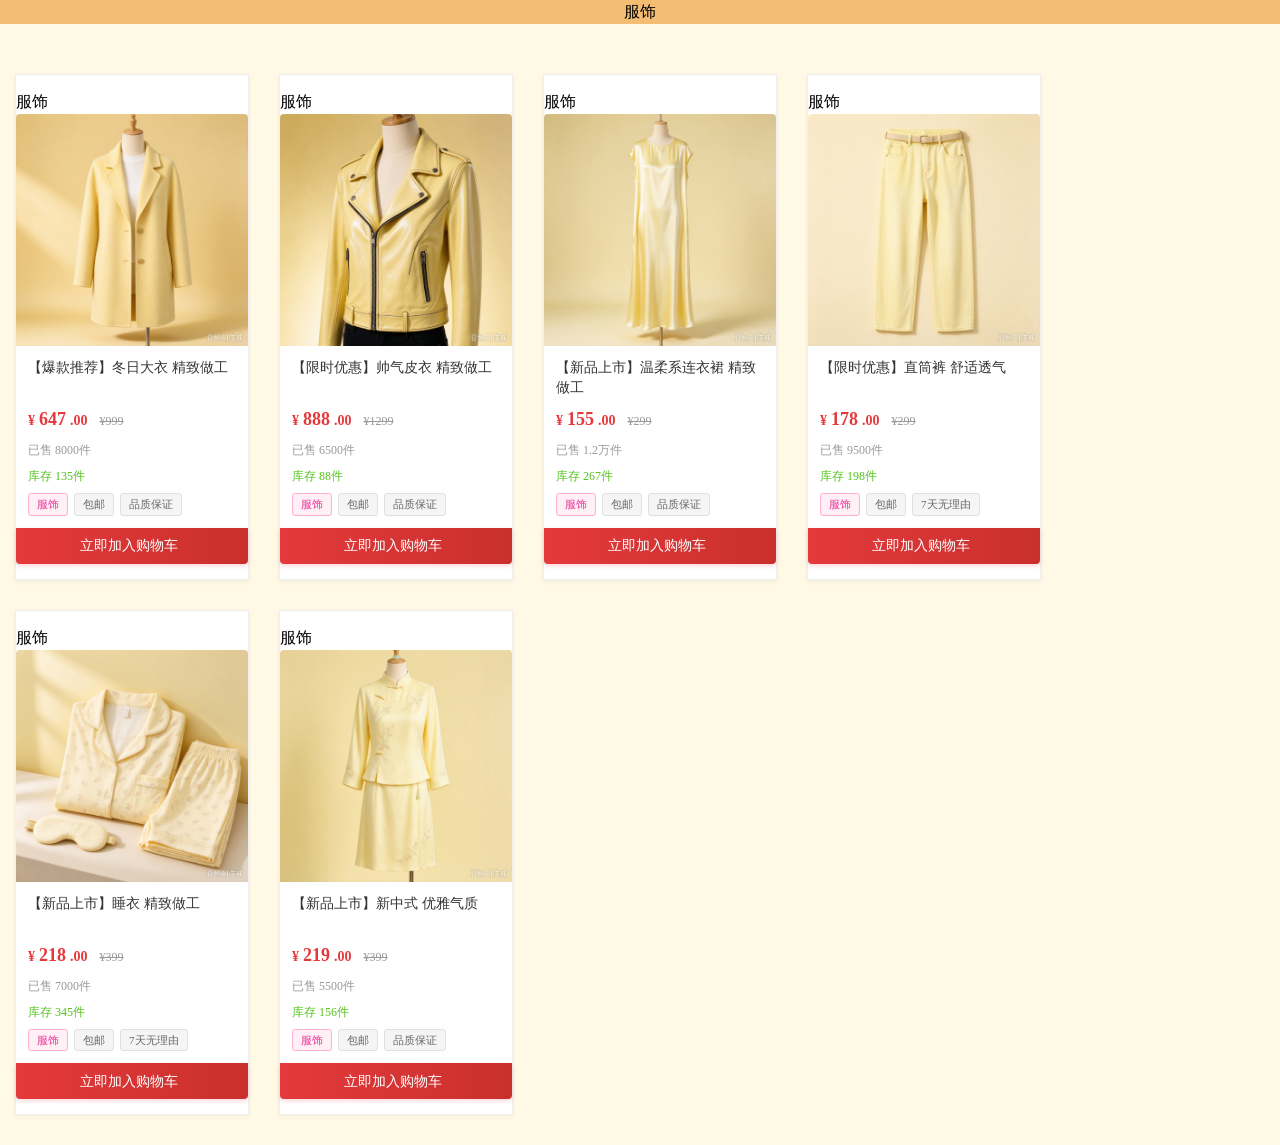
<file: 导航栏.html/good/cloth_classify.html>
<!DOCTYPE html>
<html lang="en">
<head>
    <meta charset="UTF-8">
    <meta name="viewport" content="width=device-width, initial-scale=1.0">
    <title>服饰</title>
    <link rel="stylesheet" href="./classify.css">
</head>
<body>
    <!-- 商品内容 start --> 
    <div class="content">
        <div class="wrap">
            <!-- 服饰模块 start-->
            <div class="phone">
                <h2 class="title">服饰</h2>
                <div class="phone-box">
                    <!-- 商品数据将通过JS动态加载 -->
                </div>
            </div>
            <!-- 服饰模块end -->
        </div>
    </div>
    <!-- 商品内容 end -->
    
    <!-- 引入数据渲染脚本 -->
    <script src="./classify.js"></script>
</body>
</html>
</file>
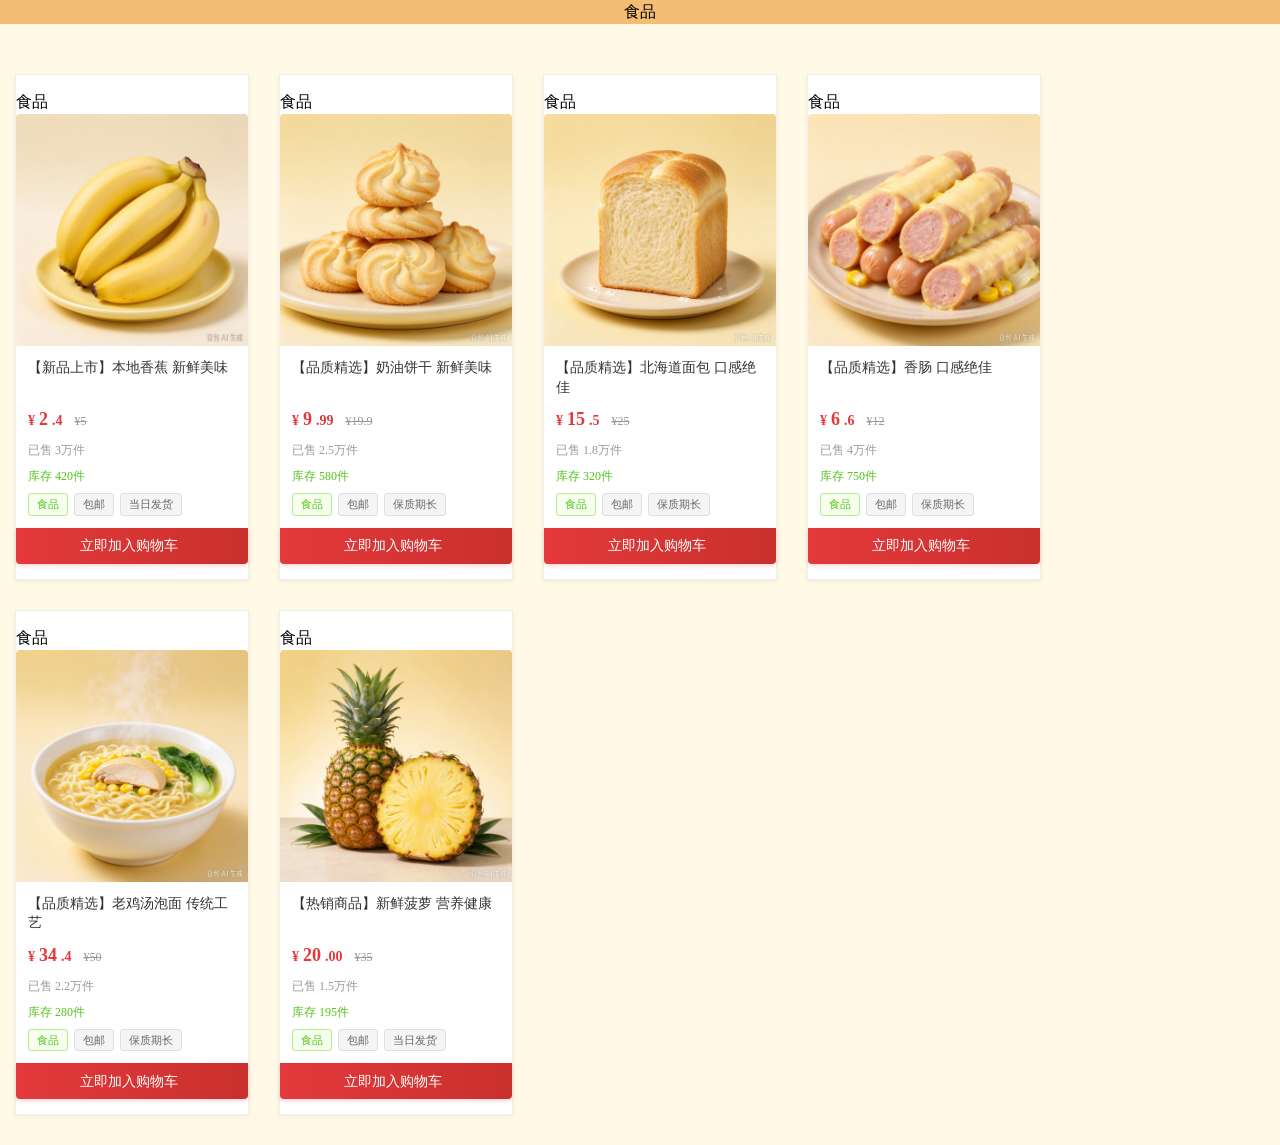
<file: 导航栏.html/good/food_classify.html>
<!DOCTYPE html>
<html lang="en">
<head>
    <meta charset="UTF-8">
    <meta name="viewport" content="width=device-width, initial-scale=1.0">
    <title>食品</title>
    <link rel="stylesheet" href="./classify.css">
</head>
<body>
    <!-- 商品内容 start --> 
    <div class="content">
        <div class="wrap">
            <!-- 食品模块 start-->
            <div class="phone">
                <h2 class="title">食品</h2>
                <div class="phone-box">
                    <!-- 商品数据将通过JS动态加载 -->
                </div>
            </div>
            <!-- 食品模块end -->
        </div>
    </div>
    <!-- 商品内容 end -->
    
    <!-- 引入数据渲染脚本 -->
    <script src="./classify.js"></script>
</body>
</html>
</file>
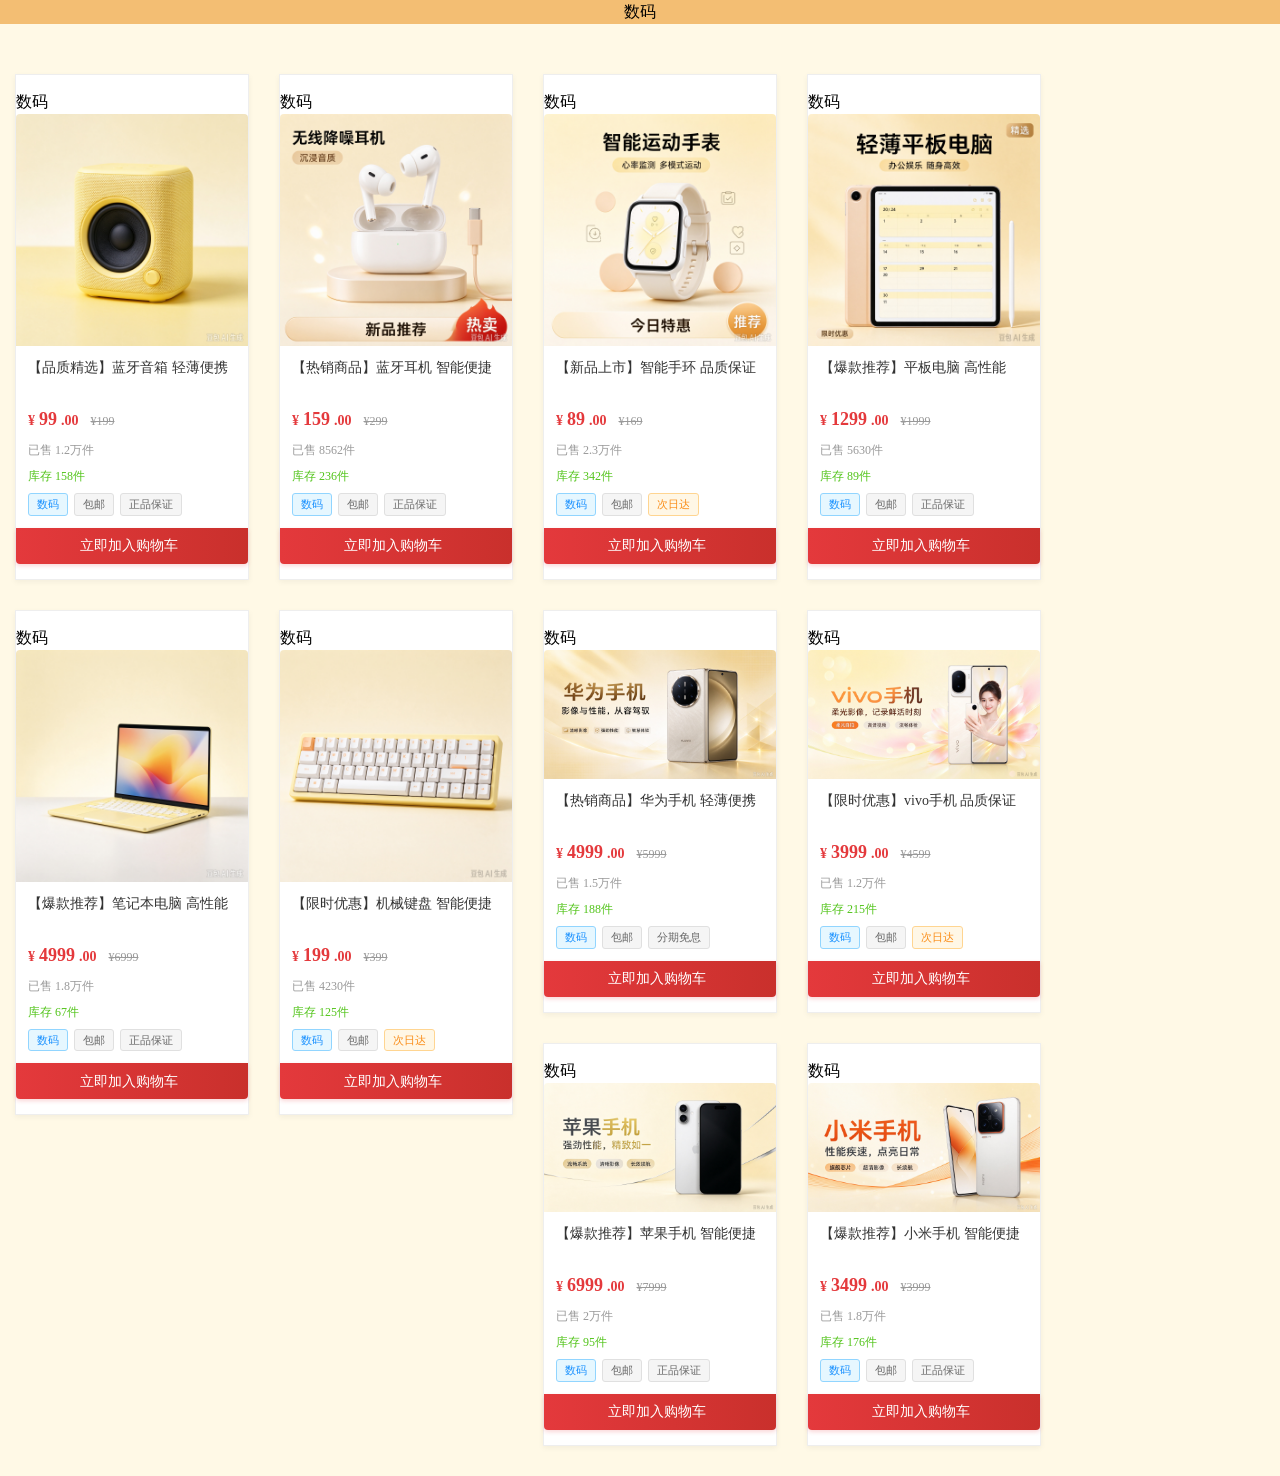
<file: 导航栏.html/good/sm_classify.html>
<!DOCTYPE html>
<html lang="en">
<head>
    <meta charset="UTF-8">
    <meta name="viewport" content="width=device-width, initial-scale=1.0">
    <title>数码</title>
    <link rel="stylesheet" href="./classify.css">
</head>
<body>
    <!-- 商品内容 start --> 
    <div class="content">
        <div class="wrap">
            <!-- 数码模块 start-->
            <div class="phone">
                <h2 class="title">数码</h2>
                <div class="phone-box">
                    <!-- 商品数据将通过JS动态加载 -->
                </div>
            </div>
            <!-- 数码模块end -->
        </div>
    </div>
    <!-- 商品内容 end -->
    
    <!-- 引入数据渲染脚本 -->
    <script src="./classify.js"></script>
</body>
</html>
</file>
<file: 导航栏.html/css/mi.css>
/* 1. 盒模型统一 */
*, *::before, *::after {
  box-sizing: border-box;
}

/* 2. 清除默认外边距（保留语义标签的可用性） */
body, h1, h2, h3, h4, p, figure, blockquote, dl, dd {
  margin: 0;
}

/* 3. 列表：商品列表用 ul 时去掉圆点和缩进 */
ul, ol {
  margin: 0;
  padding: 0;
  list-style: none;
}

/* 4. 图片、媒体：去除底部空隙，防止撑破容器 */
img, picture, video, canvas, svg {
  display: block;
  max-width: 100%;
  height: auto;
}

/* 5. 表单元素继承字体（购物页表单多，很关键） */
input, button, textarea, select {
  font: inherit;
  color: inherit;
}

/* 6. 按钮：去掉默认样式，方便统一美化 */
button {
  background: none;
  border: none;
  cursor: pointer;
}

/* 7. 链接：去掉下划线（购物页链接多，按需保留） */
a {
  text-decoration: none;
  color: inherit;
}

/* 8. 行高与字体渲染 */
body {
  line-height: 1.5;
  -webkit-font-smoothing: antialiased;
  text-rendering: optimizeLegibility;
  background-color: #fff9e6;
}

/* 9. 移动端：防止点击高亮和横屏字体缩放 */
html {
  -webkit-text-size-adjust: 100%;
  -webkit-tap-highlight-color: transparent;
}

/* 10. 标题字号按需重设（重置会去掉 h1~h6 默认大小） */
h1, h2, h3, h4, h5, h6 {
  font-size: inherit;
  font-weight: inherit;
}


/* 黑色导航start */
.black_nav{
    width: 100%;
    height: 40px;
    line-height: 40px;
    background-color: #f5c878;
    font-size: 15px;
}
.black_nav .wrap{
    width: 1226px;
    margin: 0 auto;
}
.black_nav .wrap .black_nav_left{
  /* 在左边摆放 */
    float: left;
}
.black_nav .wrap .black_nav_right{
    float: right;
}
.black_nav .wrap .black_nav_left li{
  /* 在左边横着排列 */
    float: left;
}
.black_nav .wrap .black_nav_right li{
    float: left;
}
.black_nav .wrap  li span{
  /* 设置竖线数据 */
  color: #fff9e6;
  margin: 0 5.6px;
}
.cart{
  width: 120px;
  height: 40px;
  background-color: #f5b752;
  margin-right:25px ;
}
/* 选择器：hover{鼠标悬停于此处时候显示的样式} */
/* 父选择器：hover>子选择器，直接作用于父里直接的子选择器 */
.cart:hover>a{
  color: white;
}
.cart i{
  font-style: normal;
  margin-right: 10px;
}
.cart-list{
  width: 316px;
  /* height: 100px; */
  /* 默认为0 */
  height: 0px;
  background-color: #fff;
  box-shadow: 0 2px 10px rgba(0,0,0,0.15);
  position: absolute;
  /* 位置要在购物车(绝对右边)下方 */
  right: 0;
  top: 40px;
  color: #424242;
  overflow: hidden;
  line-height: 100px;
  text-align: center;
}
/* 鼠标悬停于图标时，改变list标签 */
.cart:hover>.cart-list{
  height: 100px;
}
/* 黑色导航end */

/* 白色导航start */
.white_nav{
  width: 100%;
  height: 100px;
  background-color: #ffffff;
  font-size: x-large;
  position: relative;
  box-shadow: 0 2px 8px rgba(0,0,0,0.1);
}
.white_nav .wrap{
  width: 1226px;
  margin: 0 auto;
}
.logo{
  width:90px ;
  height: 90px;
  background-color:#ffffff ;
  float: left;
  overflow: hidden;
  border-radius: 8px;
}
.logo img{
  width:100% ;
  height: 100%;
  object-fit: cover;
}
.white_nav .nav_bar{
  float: left;
  margin-left: 50px;
}
.white_nav .nav_bar li{
  width: 120px;
  float: left;
  line-height: 100px;
  position: relative;
  text-align: center;
}
.white_nav .nav_bar li a.nav-link{
  display: block;
  width: 100%;
  height: 100%;
  color: #333;
  font-size: 18px;
  transition: color 0.3s;
}
.white_nav .nav_bar li a.nav-link:hover{
  color: #f5b752;
}
.white_nav .search {
  float: right;
  margin-top: 30px;
}
.white_nav .search input{
  width: 200px;
  height: 40px;
  padding: 0 15px;
  border: 2px solid #f5c878;
  border-radius: 20px;
  outline: none;
  font-size: 14px;
  transition: border-color 0.3s;
}
.white_nav .search input:focus{
  border-color: #f5b752;
}
.white_nav .search button{
  width: 40px;
  height: 40px;
  background-color: #f5c878;
  color: white;
  border-radius: 50%;
  margin-left: 10px;
  font-size: 18px;
  transition: background-color 0.3s;
}
.white_nav .search button:hover{
  background-color: #f5b752;
}
/* 白色导航end */

/* 白色导航滑动门start */
.nav_bar_list {
  width: 1226px;
  height: 0;
  background-color: #fffdf5;
  position: absolute;
  left: 0;
  top: 100px;
  overflow: hidden;
  transition: height 0.3s ease;
  box-shadow: 0 4px 8px rgba(0,0,0,0.1);
  z-index: 100;
}
/* 鼠标悬停时展开下拉菜单 */
.white_nav .nav_bar li:hover .nav_bar_list {
  height: 320px;
}
.product-list{
  padding: 20px 30px;
  width: 1226px;
  margin: 0 auto;
}
.product-list::after{
  content: '';
  display: block;
  clear: both;
}
.nav_bar_item{
  float: left;
  width: 200px;
  margin: 0 22px;
  text-align: center;
}
.nav_bar_item a{
  display: block;
  padding: 12px;
  background-color: #ffffff;
  border-radius: 8px;
  transition: all 0.3s;
  box-shadow: 0 2px 8px rgba(0,0,0,0.08);
}
.nav_bar_item a:hover{
  transform: translateY(-5px);
  box-shadow: 0 4px 16px rgba(245, 183, 82, 0.3);
}
.item_img{
  width: 130px;
  height: 130px;
  margin: 0 auto 10px;
  overflow: hidden;
  border-radius: 8px;
}
.item_img img{
  width: 100%;
  height: 100%;
  object-fit: cover;
  transition: transform 0.3s;
}
.nav_bar_item:hover .item_img img{
  transform: scale(1.1);
}
.item_name{
  font-size: 14px;
  color: #333;
  margin-bottom: 8px;
  font-weight: 500;
  white-space: nowrap;
  overflow: hidden;
  text-overflow: ellipsis;
  /* 没懂 */
  line-height: 1.4;
}
.item_price{
  font-size: 16px;
  color: #f5b752;
  font-weight: bold;
  margin-bottom: 0;
  line-height: 1.4;
}
/* 白色导航滑动门end*/

/* 主要内容区域 */
.main-content{
  width: 1226px;
  margin: 30px auto;
  padding: 20px;
  background-color: #ffffff;
  border-radius: 8px;
  box-shadow: 0 2px 8px rgba(0,0,0,0.08);
}

/* banner start */
.banner {
  width: 1226px;
  height: 500px;
  margin: 30px auto;
  display: flex;
  overflow: hidden;
}

/* 左侧活动入口 */
.banner .slide {
  width: 550px;
  height: 100%;
  display: flex;
  /* 【】【】 */
  flex-direction: column;
  justify-content: space-between;
  margin-right: 10px;
}

.banner .slide ul {
  margin-top: 40px;
  float: left;
  /* color: #fff9e6; */
}

.banner .slide li {
  width: 100%;
  height: 50px;
  margin-bottom: 100px;
  position: relative;
  overflow: hidden;
  border-radius: 4px;
}

.banner .slide li a {
  display: block;
  width: 100%;
  height: 100%;
  transition: transform 0.3s;
  position: relative;
}

.banner .slide li a:hover {
  transform: scale(1.02);
}

/* 活动入口背景色 */
.banner .slide li:nth-child(1) a {
  background: linear-gradient(135deg, #ff6b6b 0%, #ee5a5a 100%);
  color: white;
  display: flex;
  align-items: center;
  justify-content: center;
  font-size: 24px;
  font-weight: bold;
}

.banner .slide li:nth-child(2) a {
  background: linear-gradient(135deg, #4ecdc4 0%, #44a08d 100%);
  color: white;
  display: flex;
  align-items: center;
  justify-content: center;
  font-size: 24px;
  font-weight: bold;
}

.banner .slide li:nth-child(3) a {
  background: linear-gradient(135deg, #a8e063 0%, #8bdb4c 100%);
  color: white;
  display: flex;
  align-items: center;
  justify-content: center;
  font-size: 24px;
  font-weight: bold;
}

/* 右侧轮播图容器 */
.carousel-container {
  flex: 1;
  height: 100%;
  position: relative;
  overflow: hidden;
  border-radius: 4px;
  background-color: #f0f0f0;
}

/* 轮播图轨道 */
.carousel-track {
  display: flex;
  height: 100%;
  transition: transform 0.6s ease-in-out;
}

/* 轮播图单项链接容器 */
.carousel-track a {
  width: 100%;
  height: 100%;
  flex-shrink: 0;
  display: block;
}

/* 轮播图单张图片 */
.carousel-track img {
  width: 100%;
  height: 100%;
  object-fit: contain;
}

/* 底部指示器小圆点 */
.indicators {
  position: absolute;
  bottom: 20px;
  left: 50%;
  transform: translateX(-50%);
  display: flex;
  gap: 10px;
  z-index: 10;
}

.indicators span {
  width: 10px;
  height: 10px;
  border-radius: 50%;
  background-color: rgba(255, 255, 255, 0.5);
  cursor: pointer;
  transition: all 0.3s;
}

.indicators span.active {
  background-color: #ffffff;
  transform: scale(1.2);
  box-shadow: 0 0 5px rgba(0, 0, 0, 0.2);
}

/* banner end */

/* 购物车侧边栏 start */
.cart-sidebar {
  position: fixed;
  right: -400px;
  top: 140px;
  width: 400px;
  height: calc(100vh - 140px);
  background-color: #fff;
  box-shadow: -2px 0 10px rgba(0, 0, 0, 0.15);
  z-index: 1000;
  transition: right 0.4s ease;
  display: flex;
  flex-direction: column;
}

.cart-sidebar.active {
  right: 0;
}

/* 头部标题 */
.cart-sidebar-header {
  padding: 20px;
  background-color: #f5c878;
  color: white;
  font-size: 18px;
  font-weight: bold;
  display: flex;
  justify-content: space-between;
  align-items: center;
}

.cart-sidebar-header .close-btn {
  background: none;
  border: none;
  color: white;
  font-size: 24px;
  cursor: pointer;
  width: 30px;
  height: 30px;
  display: flex;
  align-items: center;
  justify-content: center;
}

.cart-sidebar-header .close-btn:hover {
  transform: scale(1.1);
}

/* 商品列表区域 */
.cart-sidebar-content {
  flex: 1;
  overflow-y: auto;
  padding: 20px;
}

.cart-item {
  display: flex;
  padding: 15px;
  margin-bottom: 15px;
  background-color: #fff9e6;
  border-radius: 8px;
  transition: all 0.3s;
}

.cart-item:hover {
  box-shadow: 0 2px 8px rgba(245, 183, 82, 0.2);
}

.cart-item-img {
  width: 80px;
  height: 80px;
  margin-right: 15px;
  border-radius: 6px;
  overflow: hidden;
  flex-shrink: 0;
}

.cart-item-img img {
  width: 100%;
  height: 100%;
  object-fit: cover;
}

.cart-item-info {
  flex: 1;
  display: flex;
  flex-direction: column;
  justify-content: space-between;
}

.cart-item-name {
  font-size: 14px;
  color: #333;
  margin-bottom: 8px;
  overflow: hidden;
  text-overflow: ellipsis;
  display: -webkit-box;
  -webkit-line-clamp: 2;
  -webkit-box-orient: vertical;
  line-height: 1.4;
}

.cart-item-price {
  font-size: 16px;
  color: #f5b752;
  font-weight: bold;
}

.cart-item-quantity {
  display: flex;
  align-items: center;
  gap: 10px;
  margin-top: 8px;
}

.cart-item-quantity button {
  width: 24px;
  height: 24px;
  background-color: #f5c878;
  color: white;
  border-radius: 4px;
  font-size: 16px;
  display: flex;
  align-items: center;
  justify-content: center;
}

.cart-item-quantity button:hover {
  background-color: #f5b752;
}

.cart-item-quantity span {
  font-size: 14px;
  color: #333;
}

/* 底部结算区域 */
.cart-sidebar-footer {
  padding: 20px;
  background-color: #fff;
  border-top: 2px solid #f5c878;
  box-shadow: 0 -2px 8px rgba(0, 0, 0, 0.05);
}

.cart-summary {
  margin-bottom: 15px;
}

.cart-summary-row {
  display: flex;
  justify-content: space-between;
  margin-bottom: 10px;
  font-size: 14px;
  color: #666;
}

.cart-summary-row.total {
  font-size: 18px;
  color: #333;
  font-weight: bold;
  padding-top: 10px;
  border-top: 1px solid #eee;
}

.cart-summary-row.total .price {
  color: #f5b752;
  font-size: 24px;
}

.checkout-btn {
  width: 100%;
  height: 50px;
  background-color: #f5b752;
  color: white;
  border: none;
  border-radius: 8px;
  font-size: 18px;
  font-weight: bold;
  cursor: pointer;
  transition: all 0.3s;
}

.checkout-btn:hover {
  background-color: #f5c878;
  transform: translateY(-2px);
  box-shadow: 0 4px 12px rgba(245, 183, 82, 0.3);
}

/* 空购物车提示 */
.empty-cart {
  text-align: center;
  padding: 60px 20px;
  color: #999;
}

.empty-cart-icon {
  font-size: 80px;
  color: #f5c878;
  margin-bottom: 20px;
}

.empty-cart-text {
  font-size: 16px;
  margin-bottom: 20px;
}

.empty-cart-btn {
  padding: 10px 30px;
  background-color: #f5b752;
  color: white;
  border: none;
  border-radius: 6px;
  font-size: 14px;
  cursor: pointer;
  transition: all 0.3s;
}

.empty-cart-btn:hover {
  background-color: #f5c878;
}

/* 商品删除动画 */
.cart-item {
  transition: all 0.3s ease;
}

/* 遮罩层 */
.cart-overlay {
  position: fixed;
  left: 0;
  top: 0;
  width: 100%;
  height: 100%;
  background-color: rgba(0, 0, 0, 0.5);
  z-index: 999;
  opacity: 0;
  visibility: hidden;
  transition: all 0.3s;
}

.cart-overlay.active {
  opacity: 1;
  visibility: visible;
}

/* 购物车侧边栏 end */
</file>
<file: download/icon2/iconfont.css>
@font-face {
  font-family: "iconfont"; /* Project id 5245358 */
  src: url('iconfont.woff2?t=1792897919520') format('woff2'),
       url('iconfont.woff?t=1792897919520') format('woff'),
       url('iconfont.ttf?t=1792897919520') format('truetype');
}

.iconfont {
  font-family: "iconfont" !important;
  font-size: 16px;
  font-style: normal;
  -webkit-font-smoothing: antialiased;
  -moz-osx-font-smoothing: grayscale;
}

.icon-dingdanzhuangtai:before {
  content: "\ec9b";
}

.icon-dingdan:before {
  content: "\e818";
}

.icon-a-shijiandingdan-xian:before {
  content: "\e64d";
}

.icon-sousuo:before {
  content: "\e614";
}

.icon-shoppingcart:before {
  content: "\e881";
}

.icon-bangzhu:before {
  content: "\e8ac";
}

.icon-liaotian:before {
  content: "\100d9";
}
</file>
<file: 搜索框/research_classify.css>
.search button:hover{
  background-color: #f5b752;
}

/* ==================== 搜索页面样式 ==================== */
.search-header {
  position: fixed;
  top: 0;
  left: 0;
  right: 0;
  height: 60px;
  background-color: #fff;
  display: flex;
  align-items: center;
  padding: 0 15px;
  box-shadow: 0 2px 8px rgba(0,0,0,0.1);
  z-index: 100;
}

.back-btn {
  width: 40px;
  height: 40px;
  display: flex;
  align-items: center;
  justify-content: center;
  font-size: 20px;
  color: #333;
}

.search-box {
  flex: 1;
  height: 40px;
  background-color: #f5f5f5;
  border-radius: 20px;
  display: flex;
  align-items: center;
  padding: 0 15px;
  margin: 0 10px;
}

.search-box input {
  flex: 1;
  height: 100%;
  background: none;
  border: none;
  outline: none;
  font-size: 14px;
  color: #333;
}

.search-icon {
  font-size: 18px;
  color: #999;
}

.search-btn {
  height: 40px;
  padding: 0 20px;
  background-color: #f5b752;
  color: #fff;
  border-radius: 20px;
  font-size: 14px;
}

.product-container {
  padding: 70px 15px 15px;
}

/* 商品卡片样式 - 与分类页面一致 */
.product-grid {
  display: flex;
  flex-wrap: wrap;
  gap: 10px;
}

.product-card {
  width: calc(50% - 5px);
  background-color: #fff;
  border: 1px solid #eee;
  border-radius: 8px;
  overflow: hidden;
  box-shadow: 0 2px 6px rgba(0,0,0,0.05);
  transition: all 0.3s ease;
  cursor: pointer;
}

.product-card:hover {
  transform: translateY(-2px);
  box-shadow: 0 4px 12px rgba(0,0,0,0.1);
}

.product-image {
  width: 100%;
  height: auto;
  border-radius: 4px 4px 0 0;
}

.product-info {
  padding: 12px;
}

.product-title {
  font-size: 14px;
  color: #333;
  margin-bottom: 8px;
  overflow: hidden;
  text-overflow: ellipsis;
  display: -webkit-box;
  -webkit-line-clamp: 2;
  -webkit-box-orient: vertical;
  line-height: 1.4;
  min-height: 40px;
}

.product-price {
  margin-bottom: 8px;
}

.price-symbol {
  font-size: 14px;
  color: #e4393c;
  font-weight: bold;
}

.price-value {
  font-size: 18px;
  color: #e4393c;
  font-weight: bold;
}

.price-decimal {
  font-size: 14px;
  color: #e4393c;
  font-weight: bold;
}

.original-price {
  font-size: 12px;
  color: #999;
  text-decoration: line-through;
  margin-left: 8px;
}

.product-sales {
  font-size: 12px;
  color: #999;
  margin-bottom: 8px;
}

/* 商品标签样式 - 与分类页面一致 */
.product-tags {
  display: flex;
  flex-wrap: wrap;
  gap: 6px;
}

.tag {
  display: inline-block;
  padding: 2px 8px;
  font-size: 11px;
  border-radius: 3px;
  background-color: #f5f5f5;
  color: #666;
  border: 1px solid #e0e0e0;
}

/* 数码类标签 - 蓝色系 */
.tag.digital {
  background-color: #e6f7ff;
  color: #1890ff;
  border: 1px solid #91d5ff;
}

/* 食品类标签 - 绿色系 */
.tag.food {
  background-color: #f6ffed;
  color: #52c41a;
  border: 1px solid #b7eb8f;
}

/* 服饰类标签 - 粉色系 */
.tag.cloth {
  background-color: #fff0f6;
  color: #eb2f96;
  border: 1px solid #ffadd2;
}

/* 物流标签 */
.tag.shipping {
  background-color: #fff7e6;
  color: #fa8c16;
  border: 1px solid #ffd591;
}

.load-more {
  text-align: center;
  padding: 20px;
  color: #999;
  font-size: 14px;
}

/* ==================== 购物车按钮样式 ==================== */
.buy-btn {
  width: 100%;
  height: 36px;
  background: linear-gradient(90deg, #e4393c 0%, #c9302c 100%);
  color: #fff;
  border: none;
  font-size: 14px;
  font-weight: 500;
  cursor: pointer;
  transition: all 0.3s ease;
  display: flex;
  align-items: center;
  justify-content: center;
  gap: 6px;
  border-radius: 0 0 4px 4px;
  margin-top: 0;
  box-shadow: 0 2px 4px rgba(228, 57, 60, 0.2);
}

.buy-btn:hover {
  background: linear-gradient(90deg, #c9302c 0%, #a02422 100%);
  box-shadow: 0 4px 8px rgba(228, 57, 60, 0.3);
  transform: translateY(-1px);
}

.buy-btn:active {
  transform: translateY(0);
  box-shadow: 0 2px 4px rgba(228, 57, 60, 0.2);
}

.buy-btn .iconfont {
  font-size: 16px;
}
</file>
<file: 购物车/oder.css>
/* ===== 基础重置 ===== */
*, *::before, *::after {
  box-sizing: border-box;
  margin: 0;
  padding: 0;
}

body {
  font-family: -apple-system, BlinkMacSystemFont, "Segoe UI", "PingFang SC", "Hiragino Sans GB", "Microsoft YaHei", "Helvetica Neue", Helvetica, Arial, sans-serif;
  background-color: #f5f5f5;
  color: #333;
  line-height: 1.6;
  -webkit-font-smoothing: antialiased;
}

ul, ol {
  list-style: none;
}

a {
  text-decoration: none;
  color: inherit;
}

button {
  background: none;
  border: none;
  cursor: pointer;
  font: inherit;
}

img {
  display: block;
  max-width: 100%;
}

/* ===== 黑色导航栏 ===== */
.black_nav {
  width: 100%;
  height: 40px;
  line-height: 40px;
  background-color: #f5c878;
  font-size: 14px;
}

.black_nav .wrap {
  width: 1226px;
  margin: 0 auto;
}

.black_nav .wrap .black_nav_left {
  float: left;
}

.black_nav .wrap .black_nav_right {
  float: right;
}

.black_nav .wrap .black_nav_left li,
.black_nav .wrap .black_nav_right li {
  float: left;
}

.black_nav .wrap li a {
  color: #fff;
  transition: opacity 0.3s;
}

.black_nav .wrap li a:hover {
  opacity: 0.8;
}

.black_nav .wrap li span {
  color: rgba(255, 255, 255, 0.6);
  margin: 0 8px;
}

.cart {
  width: 120px;
  height: 40px;
  background-color: #f5b752;
  margin-right: 25px;
  text-align: center;
}

.cart:hover {
  background-color: #e6a840;
}

.cart i {
  font-style: normal;
  margin-right: 6px;
}

/* ===== 订单页面主体 ===== */
.order-page {
  max-width: 960px;
  margin: 40px auto;
  padding: 0 20px;
}

/* ===== 订单成功头部 ===== */
.order-success-header {
  text-align: center;
  padding: 40px 20px 30px;
}

.success-icon {
  margin-bottom: 16px;
  animation: scaleIn 0.5s ease;
}

@keyframes scaleIn {
  0% {
    transform: scale(0);
    opacity: 0;
  }
  60% {
    transform: scale(1.1);
  }
  100% {
    transform: scale(1);
    opacity: 1;
  }
}

.success-title {
  font-size: 32px;
  font-weight: 700;
  color: #1a1a1a;
  margin-bottom: 10px;
  letter-spacing: 1px;
}

.success-subtitle {
  font-size: 16px;
  color: #999;
  font-weight: 400;
}

/* ===== 订单信息卡片 ===== */
.order-card {
  background: #fff;
  border-radius: 12px;
  box-shadow: 0 2px 16px rgba(0, 0, 0, 0.06);
  overflow: hidden;
  margin-bottom: 30px;
  animation: fadeUp 0.6s ease 0.2s both;
}

@keyframes fadeUp {
  from {
    opacity: 0;
    transform: translateY(20px);
  }
  to {
    opacity: 1;
    transform: translateY(0);
  }
}

/* ===== 订单信息栏 ===== */
.order-info-bar {
  display: flex;
  align-items: center;
  padding: 24px 32px;
  border-bottom: 1px solid #f0f0f0;
  flex-wrap: wrap;
  gap: 8px;
}

.order-info-item {
  display: flex;
  align-items: center;
  gap: 8px;
  font-size: 14px;
}

.info-icon {
  font-size: 18px;
}

.info-label {
  color: #666;
}

.info-value {
  color: #333;
  font-weight: 500;
}

.info-value.status-paid {
  color: #4caf50;
  font-weight: 600;
}

.order-info-divider {
  width: 1px;
  height: 20px;
  background-color: #e8e8e8;
  margin: 0 20px;
}

/* ===== 商品表格区域 ===== */
.order-products {
  display: flex;
}

.product-table {
  flex: 1;
  border-collapse: collapse;
}

.product-table thead th {
  padding: 16px 20px;
  font-size: 14px;
  font-weight: 600;
  color: #666;
  text-align: left;
  background-color: #fafafa;
  border-bottom: 1px solid #f0f0f0;
}

.product-table thead .col-product {
  width: 45%;
}

.product-table thead .col-quantity {
  width: 15%;
  text-align: center;
}

.product-table thead .col-price {
  width: 20%;
  text-align: center;
}

.product-table thead .col-subtotal {
  width: 20%;
  text-align: center;
}

.product-table tbody tr {
  border-bottom: 1px solid #f5f5f5;
  transition: background-color 0.2s;
}

.product-table tbody tr:hover {
  background-color: #fffdf5;
}

.product-table tbody tr:last-child {
  border-bottom: none;
}

.product-cell {
  display: flex;
  align-items: center;
  gap: 16px;
  padding: 16px 20px;
}

.product-thumb {
  width: 80px;
  height: 80px;
  border-radius: 8px;
  overflow: hidden;
  flex-shrink: 0;
  background-color: #f9f9f9;
  border: 1px solid #f0f0f0;
}

.product-thumb img {
  width: 100%;
  height: 100%;
  object-fit: cover;
}

.product-name {
  font-size: 14px;
  color: #333;
  line-height: 1.5;
  max-width: 280px;
  overflow: hidden;
  text-overflow: ellipsis;
  display: -webkit-box;
  -webkit-line-clamp: 2;
  -webkit-box-orient: vertical;
}

.quantity-cell {
  text-align: center;
  font-size: 14px;
  color: #333;
  padding: 16px 20px;
}

.price-cell {
  text-align: center;
  font-size: 14px;
  color: #666;
  padding: 16px 20px;
}

.subtotal-cell {
  text-align: center;
  font-size: 15px;
  color: #333;
  font-weight: 600;
  padding: 16px 20px;
}

/* ===== 订单总价 ===== */
.order-total-section {
  width: 220px;
  display: flex;
  flex-direction: column;
  justify-content: center;
  align-items: center;
  padding: 30px 24px;
  border-left: 1px solid #f0f0f0;
  background-color: #fafafa;
  flex-shrink: 0;
}

.total-label {
  font-size: 16px;
  color: #666;
  margin-bottom: 12px;
  font-weight: 500;
}

.total-price {
  font-size: 40px;
  font-weight: 700;
  color: #f5b752;
  letter-spacing: -1px;
}

/* ===== 操作按钮 ===== */
.order-actions {
  display: flex;
  justify-content: center;
  gap: 20px;
  padding: 10px 0 50px;
  animation: fadeUp 0.6s ease 0.4s both;
}

.btn {
  padding: 14px 48px;
  font-size: 16px;
  font-weight: 600;
  border-radius: 8px;
  cursor: pointer;
  transition: all 0.3s ease;
  letter-spacing: 1px;
}

.btn-outline {
  background-color: #fff;
  color: #f5b752;
  border: 2px solid #f5b752;
}

.btn-outline:hover {
  background-color: #fff9e6;
  border-color: #e6a840;
  color: #e6a840;
  transform: translateY(-2px);
  box-shadow: 0 4px 12px rgba(245, 183, 82, 0.2);
}

.btn-primary {
  background-color: #f5b752;
  color: #fff;
  border: 2px solid #f5b752;
}

.btn-primary:hover {
  background-color: #e6a840;
  border-color: #e6a840;
  transform: translateY(-2px);
  box-shadow: 0 4px 16px rgba(245, 183, 82, 0.35);
}

/* ===== 购物车侧边栏样式（复用） ===== */
.cart-sidebar {
  position: fixed;
  right: -400px;
  top: 40px;
  width: 400px;
  height: calc(100vh - 40px);
  background-color: #fff;
  box-shadow: -2px 0 10px rgba(0, 0, 0, 0.15);
  z-index: 1000;
  transition: right 0.4s ease;
  display: flex;
  flex-direction: column;
}

.cart-sidebar.active {
  right: 0;
}

.cart-sidebar-header {
  padding: 20px;
  background-color: #f5c878;
  color: white;
  font-size: 18px;
  font-weight: bold;
  display: flex;
  justify-content: space-between;
  align-items: center;
}

.cart-sidebar-header .close-btn {
  background: none;
  border: none;
  color: white;
  font-size: 24px;
  cursor: pointer;
  width: 30px;
  height: 30px;
  display: flex;
  align-items: center;
  justify-content: center;
}

.cart-sidebar-content {
  flex: 1;
  overflow-y: auto;
  padding: 20px;
}

.cart-sidebar-footer {
  padding: 20px;
  background-color: #fff;
  border-top: 2px solid #f5c878;
}

.cart-summary-row {
  display: flex;
  justify-content: space-between;
  font-size: 14px;
  color: #666;
}

.cart-summary-row.total {
  font-size: 18px;
  color: #333;
  font-weight: bold;
}

.cart-summary-row.total .price {
  color: #f5b752;
  font-size: 24px;
}

.empty-cart {
  text-align: center;
  padding: 60px 20px;
  color: #999;
}

.empty-cart-icon {
  font-size: 80px;
  margin-bottom: 20px;
}

.empty-cart-text {
  font-size: 16px;
}

.cart-overlay {
  position: fixed;
  left: 0;
  top: 0;
  width: 100%;
  height: 100%;
  background-color: rgba(0, 0, 0, 0.5);
  z-index: 999;
  opacity: 0;
  visibility: hidden;
  transition: all 0.3s;
}

.cart-overlay.active {
  opacity: 1;
  visibility: visible;
}
</file>
<file: 导航栏.html/good/aGood.css>
/* 1. 盒模型统一 */
*, *::before, *::after {
  box-sizing: border-box;
}

/* 2. 清除默认外边距（保留语义标签的可用性） */
body, h1, h2, h3, h4, p, figure, blockquote, dl, dd {
  margin: 0;
}

/* 3. 列表：商品列表用 ul 时去掉圆点和缩进 */
ul, ol {
  margin: 0;
  padding: 0;
  list-style: none;
}

/* 4. 图片、媒体：去除底部空隙，防止撑破容器 */
img, picture, video, canvas, svg {
  display: block;
  max-width: 100%;
  height: auto;
}

/* 5. 表单元素继承字体（购物页表单多，很关键） */
input, button, textarea, select {
  font: inherit;
  color: inherit;
}

/* 6. 按钮：去掉默认样式，方便统一美化 */
button {
  background: none;
  border: none;
  cursor: pointer;
}

/* 7. 链接：去掉下划线（购物页链接多，按需保留） */
a {
  text-decoration: none;
  color: inherit;
}

/* 8. 行高与字体渲染 */
body {
  line-height: 1.6;
  -webkit-font-smoothing: antialiased;
  text-rendering: optimizeLegibility;
  background-color: #f5f5f5;
  font-family: -apple-system, BlinkMacSystemFont, "Segoe UI", Roboto, "Helvetica Neue", Arial, sans-serif;
}

/* 9. 移动端：防止点击高亮和横屏字体缩放 */
html {
  -webkit-text-size-adjust: 100%;
  -webkit-tap-highlight-color: transparent;
}

/* 10. 标题字号按需重设（重置会去掉 h1~h6 默认大小） */
h1, h2, h3, h4, h5, h6 {
  font-size: inherit;
  font-weight: inherit;
}

/* ==================== 商品详情页面样式 ==================== */

/* 商品页面容器 */
.product-page {
  width: 1226px;
  margin: 20px auto;
  background-color: #ffffff;
  border-radius: 8px;
  box-shadow: 0 2px 12px rgba(0, 0, 0, 0.08);
  overflow: hidden;
}

/* ==================== 商品图片展示区 ==================== */
.product-gallery {
  width: 100%;
  padding: 40px;
  background-color: #fafafa;
  display: flex;
  justify-content: center;
  align-items: center;
  border-bottom: 1px solid #f0f0f0;
}

.gallery-container {
  width: 500px;
  height: 500px;
  background-color: #ffffff;
  border-radius: 12px;
  box-shadow: 0 4px 20px rgba(0, 0, 0, 0.08);
  overflow: hidden;
  display: flex;
  justify-content: center;
  align-items: center;
  transition: transform 0.3s ease;
}

.gallery-container:hover {
  transform: scale(1.02);
}

.product-image {
  width: 90%;
  height: 90%;
  object-fit: contain;
  transition: transform 0.3s ease;
}

.gallery-container:hover .product-image {
  transform: scale(1.1);
}

/* ==================== 商品信息区 ==================== */
.product-info {
  padding: 30px 40px;
  border-bottom: 1px solid #f0f0f0;
}

/* 价格区域 */
.price-section {
  background: linear-gradient(135deg, #fff5e6 0%, #ffe6f0 100%);
  padding: 25px 30px;
  border-radius: 12px;
  margin-bottom: 25px;
}

.price-container {
  display: flex;
  align-items: baseline;
  margin-bottom: 10px;
}

.price-label {
  font-size: 14px;
  color: #666;
  margin-right: 10px;
}

.price-symbol {
  font-size: 24px;
  color: #ff4d4f;
  font-weight: bold;
  margin-right: 4px;
}

.price-value {
  font-size: 48px;
  color: #ff4d4f;
  font-weight: bold;
  line-height: 1;
}

.price-decimal {
  font-size: 24px;
  color: #ff4d4f;
  font-weight: bold;
}

.original-price {
  display: flex;
  align-items: center;
  margin-bottom: 15px;
}

.original-label {
  font-size: 14px;
  color: #999;
  margin-right: 8px;
}

.original-value {
  font-size: 16px;
  color: #999;
  text-decoration: line-through;
}

.promo-tags {
  display: flex;
  gap: 10px;
}

.promo-tag {
  padding: 4px 12px;
  background-color: #ffffff;
  border: 1px solid #ff4d4f;
  border-radius: 4px;
  font-size: 12px;
  color: #ff4d4f;
}

/* 商品名称 */
.product-title {
  margin-bottom: 15px;
}

.product-title h1 {
  font-size: 22px;
  color: #333;
  font-weight: 600;
  line-height: 1.4;
}

/* 商品卖点 */
.product-highlights {
  margin-bottom: 20px;
  padding: 12px 16px;
  background-color: #fff9e6;
  border-radius: 6px;
  border-left: 3px solid #f5b752;
}

.product-highlights p {
  font-size: 14px;
  color: #666;
  line-height: 1.6;
}

/* 配送信息 */
.delivery-info {
  margin-bottom: 20px;
  padding: 15px 0;
  border-top: 1px dashed #f0f0f0;
  border-bottom: 1px dashed #f0f0f0;
}

.delivery-item {
  display: flex;
  align-items: center;
  margin-bottom: 10px;
}

.delivery-item:last-child {
  margin-bottom: 0;
}

.delivery-label {
  font-size: 14px;
  color: #999;
  width: 60px;
  flex-shrink: 0;
}

.delivery-value {
  font-size: 14px;
  color: #333;
  flex: 1;
}

.delivery-value i {
  font-size: 12px;
  margin-left: 5px;
  color: #999;
}

/* 商品选项 */
.product-options {
  margin-top: 20px;
}

.option-group {
  display: flex;
  align-items: center;
  margin-bottom: 15px;
}

.option-label {
  font-size: 14px;
  color: #999;
  width: 60px;
  flex-shrink: 0;
}

.option-buttons {
  display: flex;
  gap: 10px;
}

.option-btn {
  padding: 8px 20px;
  border: 1px solid #d9d9d9;
  border-radius: 6px;
  font-size: 14px;
  color: #333;
  background-color: #ffffff;
  transition: all 0.3s ease;
}

.option-btn:hover {
  border-color: #f5b752;
  color: #f5b752;
}

.option-btn.active {
  border-color: #f5b752;
  color: #f5b752;
  background-color: #fff9e6;
}

/* ==================== 商品详情区 ==================== */
.product-detail {
  padding: 30px 40px;
}

.detail-header {
  display: flex;
  align-items: center;
  margin-bottom: 30px;
}

.detail-header h2 {
  font-size: 20px;
  color: #333;
  font-weight: 600;
  margin-right: 15px;
}

.detail-divider {
  flex: 1;
  height: 1px;
  background-color: #f0f0f0;
}

.detail-content {
  padding: 0 20px;
}

/* 详情分区 */
.detail-section {
  margin-bottom: 40px;
}

.detail-section:last-child {
  margin-bottom: 0;
}

.section-title {
  font-size: 18px;
  color: #333;
  font-weight: 600;
  margin-bottom: 20px;
  padding-left: 12px;
  border-left: 3px solid #f5b752;
}

/* 特色列表 */
.feature-list {
  display: grid;
  grid-template-columns: repeat(2, 1fr);
  gap: 20px;
}

.feature-item {
  padding: 20px;
  background-color: #fafafa;
  border-radius: 8px;
  transition: all 0.3s ease;
}

.feature-item:hover {
  background-color: #fff9e6;
  transform: translateY(-2px);
  box-shadow: 0 4px 12px rgba(245, 183, 82, 0.15);
}

.feature-item h4 {
  font-size: 16px;
  color: #333;
  font-weight: 600;
  margin-bottom: 10px;
}

.feature-item p {
  font-size: 14px;
  color: #666;
  line-height: 1.8;
}

/* 参数表格 */
.params-table {
  background-color: #fafafa;
  border-radius: 8px;
  overflow: hidden;
}

.params-table table {
  width: 100%;
  border-collapse: collapse;
}

.params-table tr {
  border-bottom: 1px solid #f0f0f0;
}

.params-table tr:last-child {
  border-bottom: none;
}

.params-table td {
  padding: 15px 20px;
  font-size: 14px;
}

.param-label {
  width: 15%;
  background-color: #f5f5f5;
  color: #666;
  font-weight: 500;
}

.param-value {
  width: 35%;
  color: #333;
}

/* 包装清单 */
.package-list {
  padding: 15px 20px;
  background-color: #fafafa;
  border-radius: 8px;
}

.package-list p {
  font-size: 14px;
  color: #666;
  line-height: 1.8;
}

/* ==================== 底部购物车栏 ==================== */
.bottom-cart-bar {
  position: fixed;
  bottom: 0;
  left: 0;
  right: 0;
  background-color: #ffffff;
  box-shadow: 0 -2px 12px rgba(0, 0, 0, 0.1);
  z-index: 1000;
  border-top: 1px solid #f0f0f0;
}

.cart-bar-content {
  width: 1226px;
  margin: 0 auto;
  padding: 15px 40px;
  display: flex;
  align-items: center;
  justify-content: space-between;
}

/* 左侧：店铺信息 */
.cart-left {
  display: flex;
  align-items: center;
  gap: 20px;
}

.shop-info {
  display: flex;
  align-items: center;
  gap: 8px;
}

.shop-info i {
  font-size: 20px;
  color: #f5b752;
}

.shop-name {
  font-size: 14px;
  color: #333;
  font-weight: 500;
}

.service-tags {
  display: flex;
  align-items: center;
  gap: 8px;
  font-size: 12px;
  color: #999;
}

/* 中间：数量选择 */
.cart-center {
  display: flex;
  justify-content: center;
}

.quantity-selector {
  display: flex;
  align-items: center;
  border: 1px solid #d9d9d9;
  border-radius: 6px;
  overflow: hidden;
}

.quantity-btn {
  width: 36px;
  height: 36px;
  background-color: #f5f5f5;
  font-size: 18px;
  color: #666;
  display: flex;
  justify-content: center;
  align-items: center;
  transition: all 0.3s ease;
}

.quantity-btn:hover {
  background-color: #f5b752;
  color: #ffffff;
}

.quantity-input {
  width: 60px;
  height: 36px;
  border: none;
  border-left: 1px solid #d9d9d9;
  border-right: 1px solid #d9d9d9;
  text-align: center;
  font-size: 14px;
  color: #333;
  outline: none;
}

/* 右侧：购买按钮 */
.cart-right {
  display: flex;
  gap: 12px;
}

.cart-btn {
  padding: 12px 30px;
  border-radius: 24px;
  font-size: 16px;
  font-weight: 500;
  transition: all 0.3s ease;
  display: flex;
  align-items: center;
  gap: 8px;
}

.add-to-cart {
  background-color: #fff9e6;
  color: #f5b752;
  border: 2px solid #f5b752;
}

.add-to-cart:hover {
  background-color: #f5b752;
  color: #ffffff;
  transform: translateY(-2px);
  box-shadow: 0 4px 12px rgba(245, 183, 82, 0.3);
}

.add-to-cart i {
  font-size: 18px;
}

.buy-now {
  background: linear-gradient(135deg, #ff6b6b 0%, #ee5a5a 100%);
  color: #ffffff;
  border: none;
}

.buy-now:hover {
  transform: translateY(-2px);
  box-shadow: 0 4px 12px rgba(255, 107, 107, 0.4);
}

/* 底部占位 */
.bottom-placeholder {
  height: 80px;
}

/* ==================== 响应式适配 ==================== */
@media screen and (max-width: 1280px) {
  .product-page {
    width: 95%;
    margin: 15px auto;
  }
  
  .cart-bar-content {
    width: 95%;
    padding: 12px 20px;
  }
}

@media screen and (max-width: 768px) {
  .product-page {
    width: 100%;
    margin: 0;
    border-radius: 0;
  }
  
  .product-gallery {
    padding: 20px;
  }
  
  .gallery-container {
    width: 100%;
    height: auto;
    aspect-ratio: 1;
  }
  
  .product-info {
    padding: 20px;
  }
  
  .price-value {
    font-size: 36px;
  }
  
  .product-title h1 {
    font-size: 18px;
  }
  
  .feature-list {
    grid-template-columns: 1fr;
  }
  
  .cart-bar-content {
    flex-wrap: wrap;
    gap: 10px;
  }
  
  .cart-left {
    display: none;
  }
  
  .cart-center {
    flex: 1;
  }
  
  .cart-right {
    flex: 1;
  }
  
  .cart-btn {
    padding: 10px 20px;
    font-size: 14px;
  }
}
</file>
<file: 导航栏.html/good/classify.css>
/* 1. 盒模型统一 */
*, *::before, *::after {
  box-sizing: border-box;
}

/* 2. 清除默认外边距（保留语义标签的可用性） */
body, h1, h2, h3, h4, p, figure, blockquote, dl, dd {
  margin: 0;
}

/* 3. 列表：商品列表用 ul 时去掉圆点和缩进 */
ul, ol {
  margin: 0;
  padding: 0;
  list-style: none;
}

/* 4. 图片、媒体：去除底部空隙，防止撑破容器 */
img, picture, video, canvas, svg {
  display: block;
  max-width: 100%;
  height: auto;
}

/* 5. 表单元素继承字体（购物页表单多，很关键） */
input, button, textarea, select {
  font: inherit;
  color: inherit;
}

/* 6. 按钮：去掉默认样式，方便统一美化 */
button {
  background: none;
  border: none;
  cursor: pointer;
}

/* 7. 链接：去掉下划线（购物页链接多，按需保留） */
a {
  text-decoration: none;
  color: inherit;
}

/* 8. 行高与字体渲染 */
body {
  line-height: 1.5;
  -webkit-font-smoothing: antialiased;
  text-rendering: optimizeLegibility;
  background-color: #fff9e6;
}

/* 9. 移动端：防止点击高亮和横屏字体缩放 */
html {
  -webkit-text-size-adjust: 100%;
  -webkit-tap-highlight-color: transparent;
}

/* 10. 标题字号按需重设（重置会去掉 h1~h6 默认大小） */
h1, h2, h3, h4, h5, h6 {
  font-size: inherit;
  font-weight: inherit;
}
.phone{

}
.phone h2{
  margin-bottom: 50px;
  text-align: center;
  background-color:rgb(243, 190, 115);
  max-height: 25px;
}
.phone .phone-box{

}
.phone .phone-box .phone-box-item{
  width: 234px;
  margin: 0 15px 30px 15px; /* 调整为均匀的左右边距和合理的底部间距 */
  background-color: #fff; /* 改为白色背景，更符合电商卡片风格 */
  border: 1px solid #eee; /* 增加轻微边框 */
  padding: 15px 0;
  float: left;
  box-shadow: 0 2px 6px rgba(0,0,0,0.05); /* 增加轻微阴影 */
}

/* 商品卡片链接样式 */
.phone-box-item a {
  display: block;
  transition: all 0.3s ease;
}

.phone-box-item a:hover {
  transform: translateY(-2px);
  box-shadow: 0 4px 12px rgba(0,0,0,0.1);
}

/* 商品图片样式 */
.phone-box-item img {
  width: 100%;
  height: auto;
  margin-bottom: 0;
  border-radius: 4px 4px 0 0;
}

/* 商品信息区域样式 */
.product-info {
  padding: 12px;
}

.product-title {
  font-size: 14px;
  color: #333;
  margin-bottom: 8px;
  overflow: hidden;
  text-overflow: ellipsis;
  display: -webkit-box;
  -webkit-line-clamp: 2;
  -webkit-box-orient: vertical;
  line-height: 1.4;
  min-height: 40px;
}

.product-price {
  margin-bottom: 8px;
}

.price-symbol {
  font-size: 14px;
  color: #e4393c;
  font-weight: bold;
}

.price-value {
  font-size: 18px;
  color: #e4393c;
  font-weight: bold;
}

.price-decimal {
  font-size: 14px;
  color: #e4393c;
  font-weight: bold;
}

.original-price {
  font-size: 12px;
  color: #999;
  text-decoration: line-through;
  margin-left: 8px;
}

.product-sales {
  font-size: 12px;
  color: #999;
  margin-bottom: 8px;
}

/* 库存信息样式 */
.product-stock {
  font-size: 12px;
  color: #52c41a;
  margin-bottom: 8px;
  font-weight: 500;
}

/* 商品标签样式 */
.product-tags {
  display: flex;
  flex-wrap: wrap;
  gap: 6px;
}

.tag {
  display: inline-block;
  padding: 2px 8px;
  font-size: 11px;
  border-radius: 3px;
  background-color: #f5f5f5;
  color: #666;
  border: 1px solid #e0e0e0;
}

/* 数码类标签 - 蓝色系 */
.tag.digital {
  background-color: #e6f7ff;
  color: #1890ff;
  border: 1px solid #91d5ff;
}

/* 食品类标签 - 绿色系 */
.tag.food {
  background-color: #f6ffed;
  color: #52c41a;
  border: 1px solid #b7eb8f;
}

/* 服饰类标签 - 粉色系 */
.tag.cloth {
  background-color: #fff0f6;
  color: #eb2f96;
  border: 1px solid #ffadd2;
}

/* 物流标签 */
.tag.shipping {
  background-color: #fff7e6;
  color: #fa8c16;
  border: 1px solid #ffd591;
}

/* 购物车按钮样式 - 参考京东设计 */
.buy-btn {
  width: 100%;
  height: 36px;
  background: linear-gradient(90deg, #e4393c 0%, #c9302c 100%);
  color: #fff;
  border: none;
  font-size: 14px;
  font-weight: 500;
  cursor: pointer;
  transition: all 0.3s ease;
  display: flex;
  align-items: center;
  justify-content: center;
  gap: 6px;
  border-radius: 0 0 4px 4px;
  margin-top: 0;
  box-shadow: 0 2px 4px rgba(228, 57, 60, 0.2);
}

.buy-btn:hover {
  background: linear-gradient(90deg, #c9302c 0%, #a02422 100%);
  box-shadow: 0 4px 8px rgba(228, 57, 60, 0.3);
  transform: translateY(-1px);
}

.buy-btn:active {
  transform: translateY(0);
  box-shadow: 0 2px 4px rgba(228, 57, 60, 0.2);
}

.buy-btn .iconfont {
  font-size: 16px;
}

.shoppingcart{
  float: right;
  z-index: 100;
}
</file>
